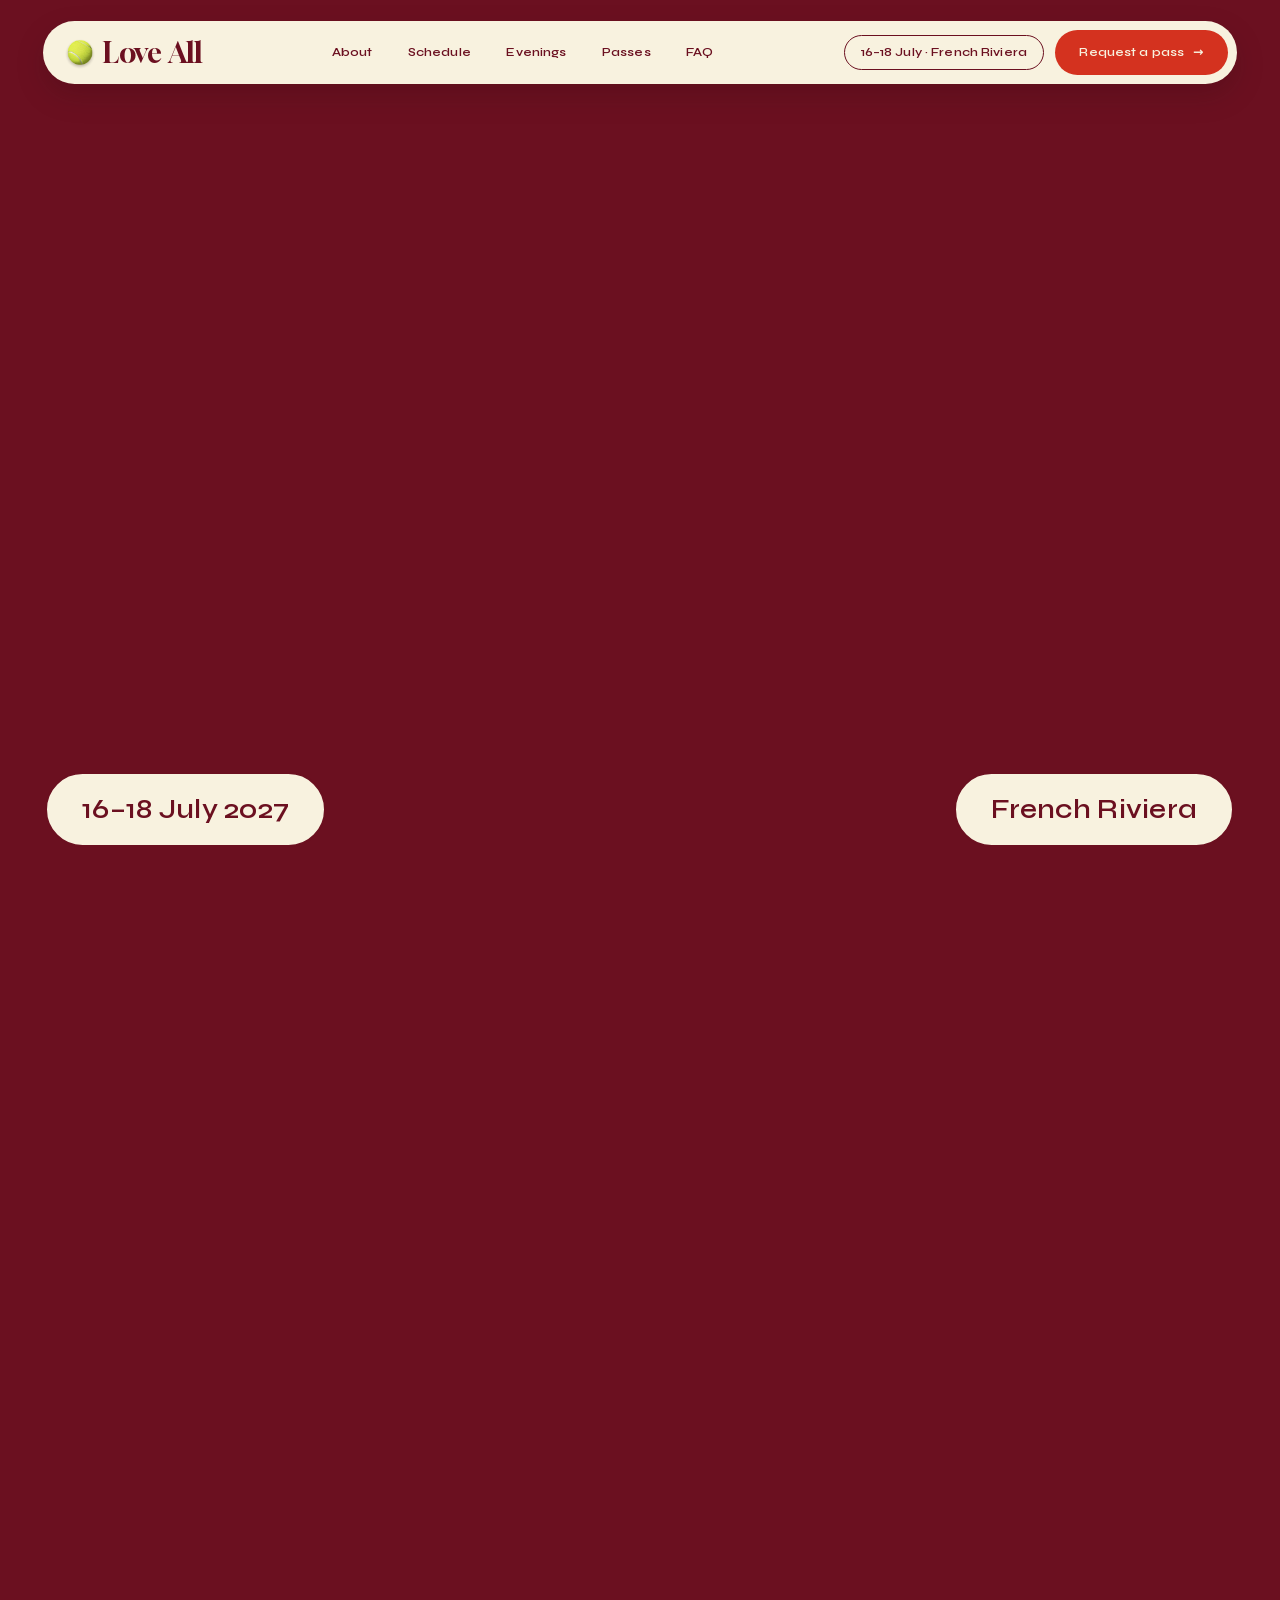
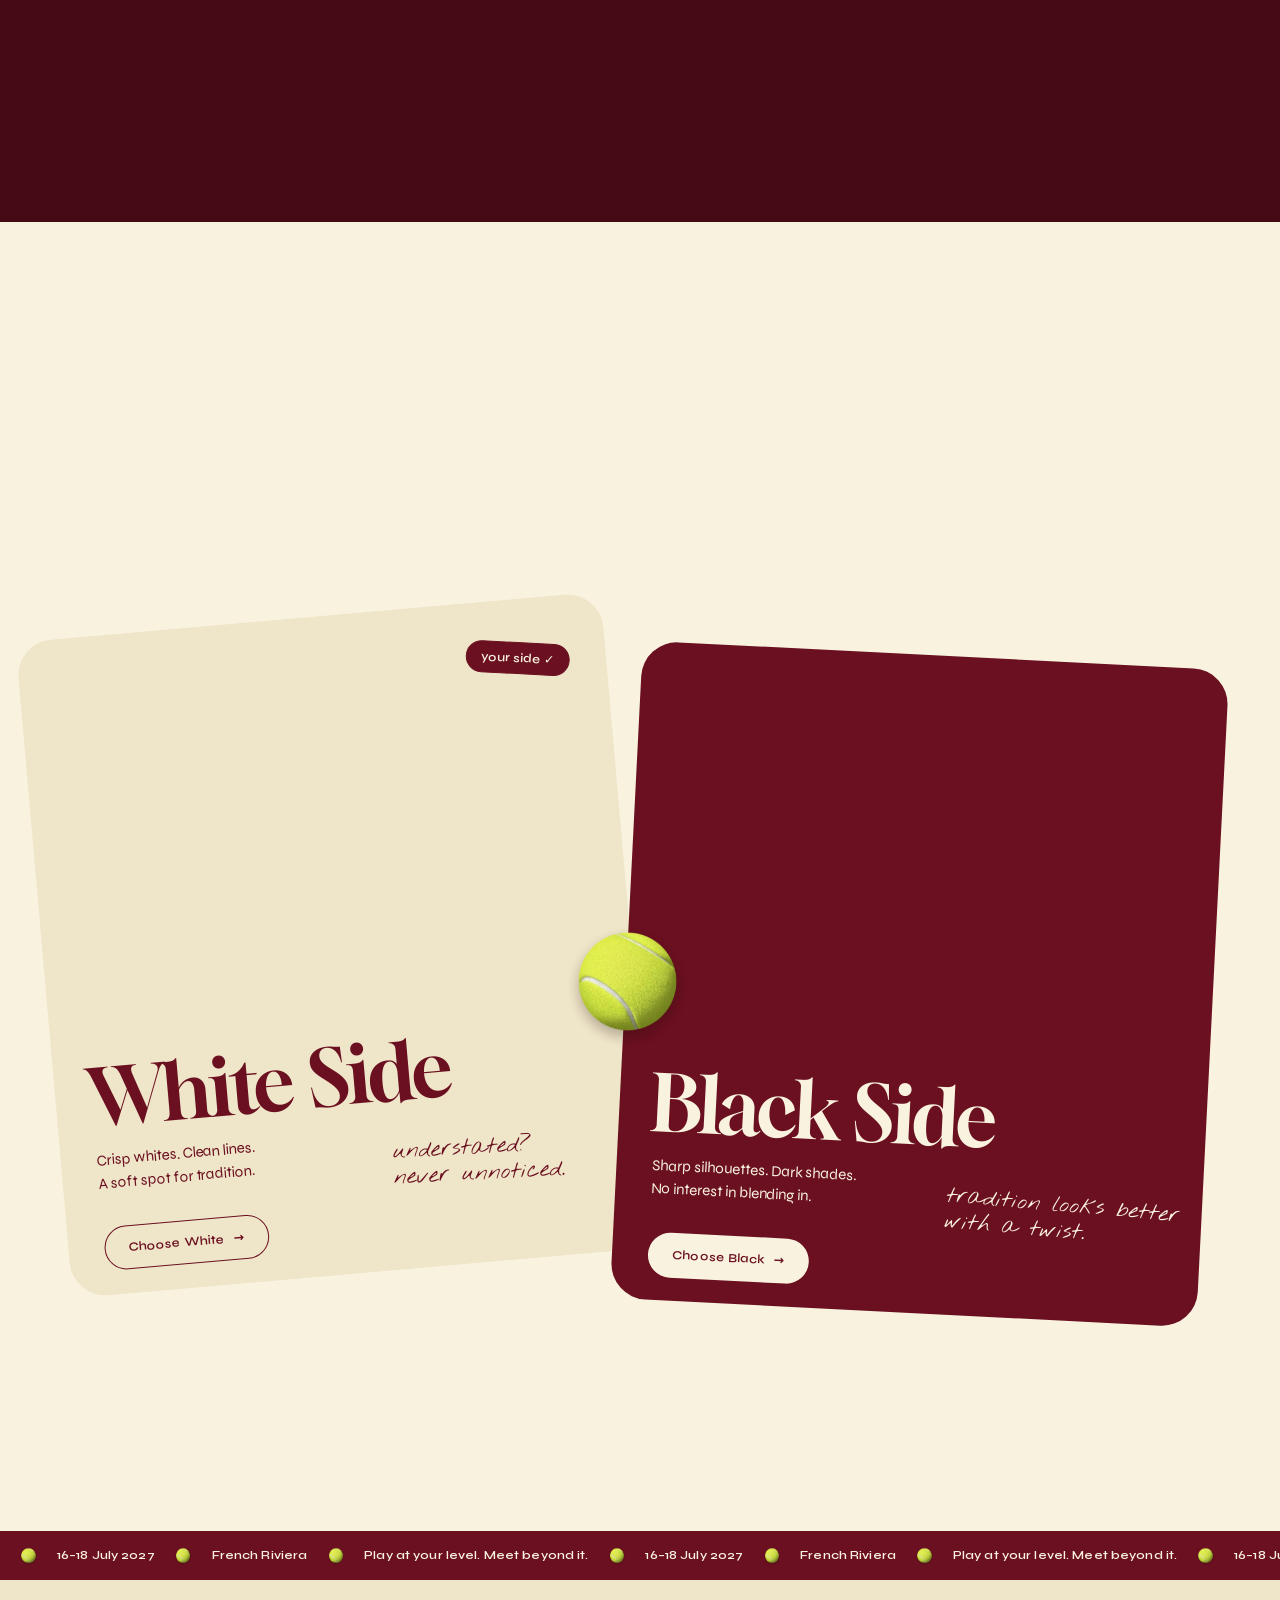
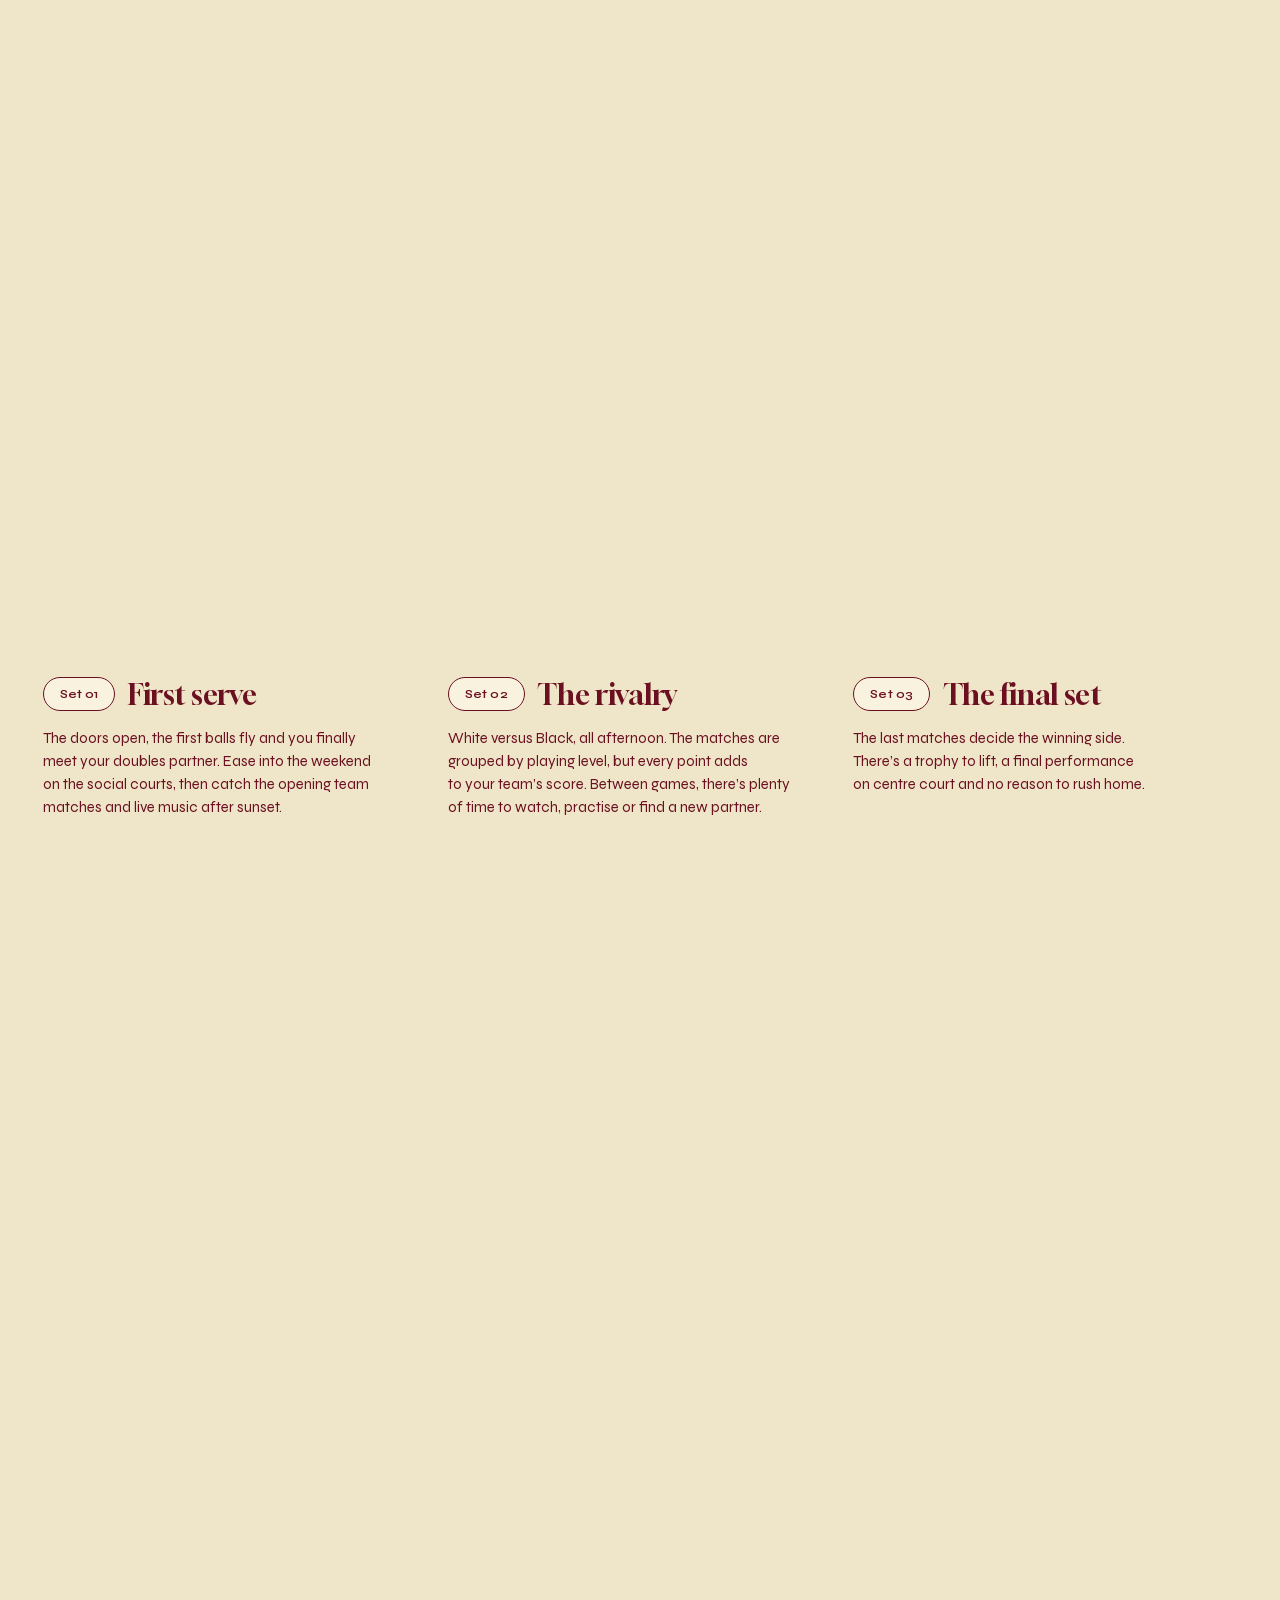
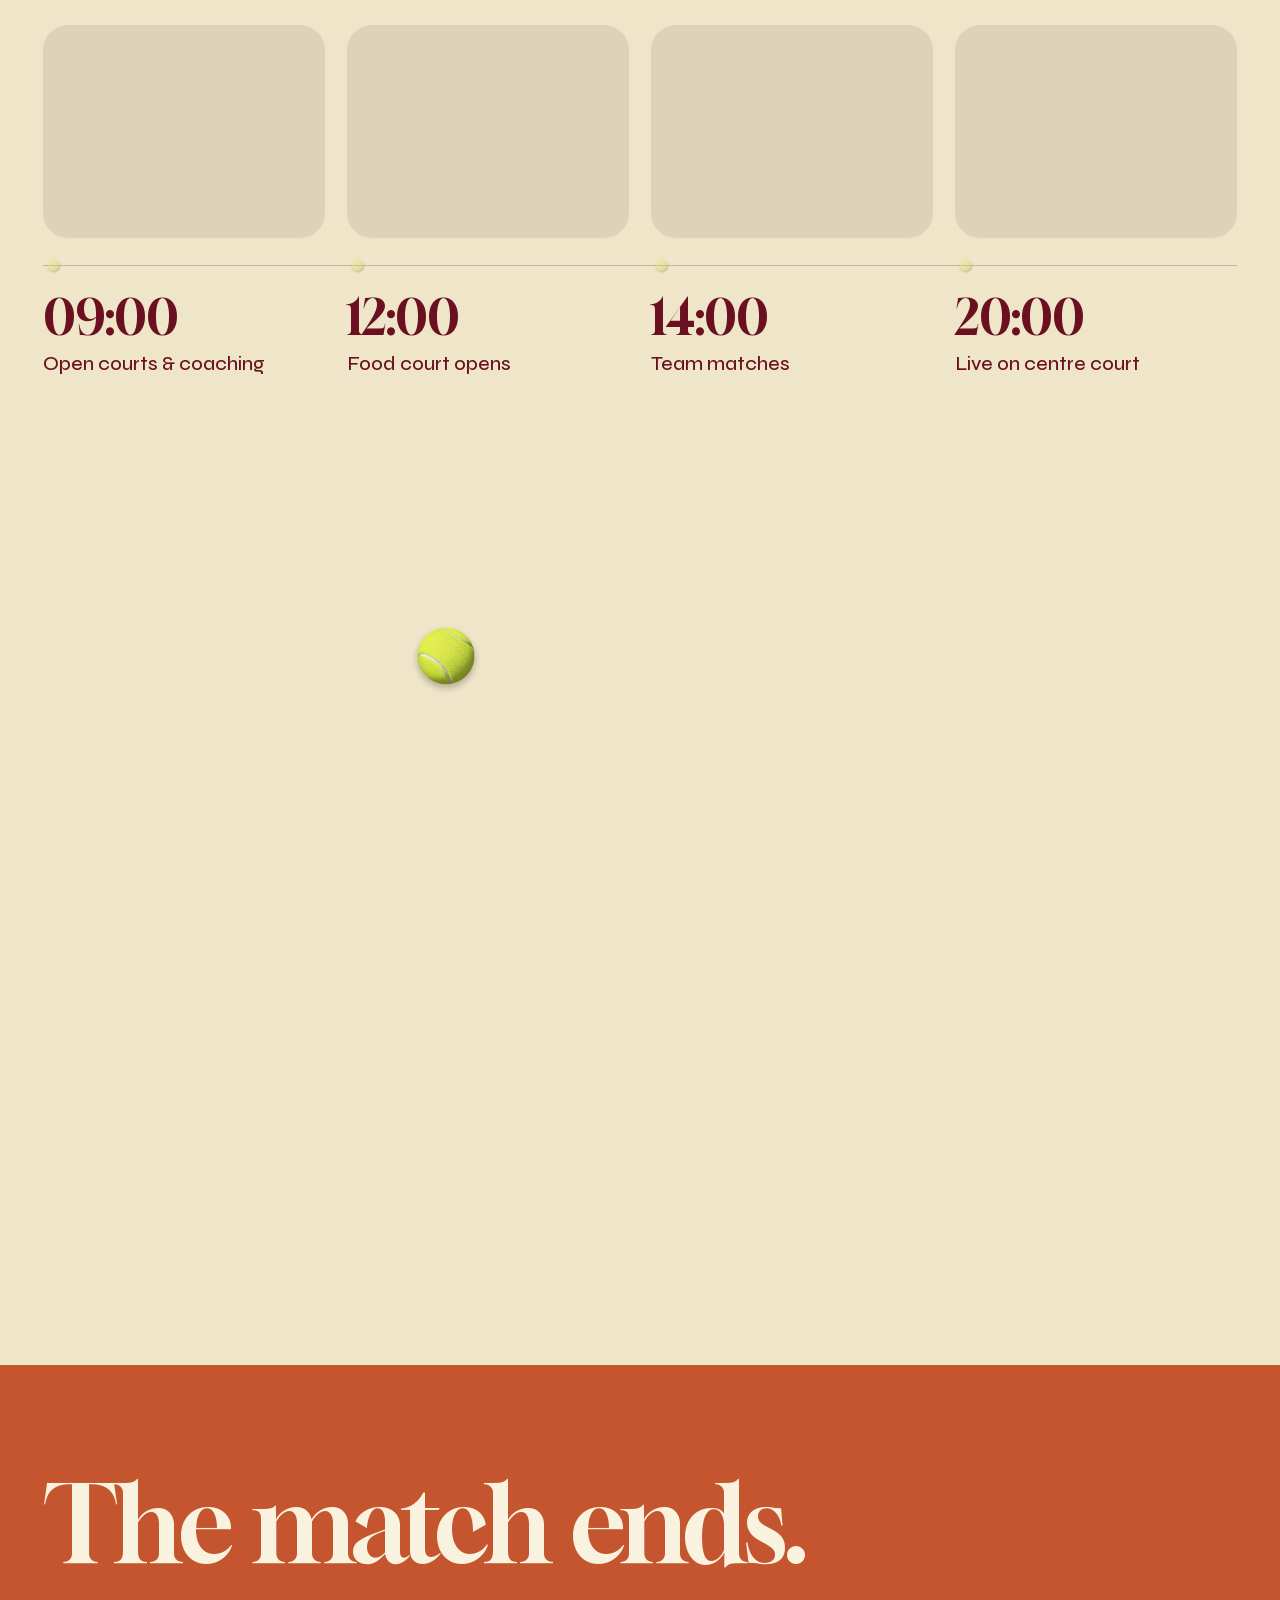
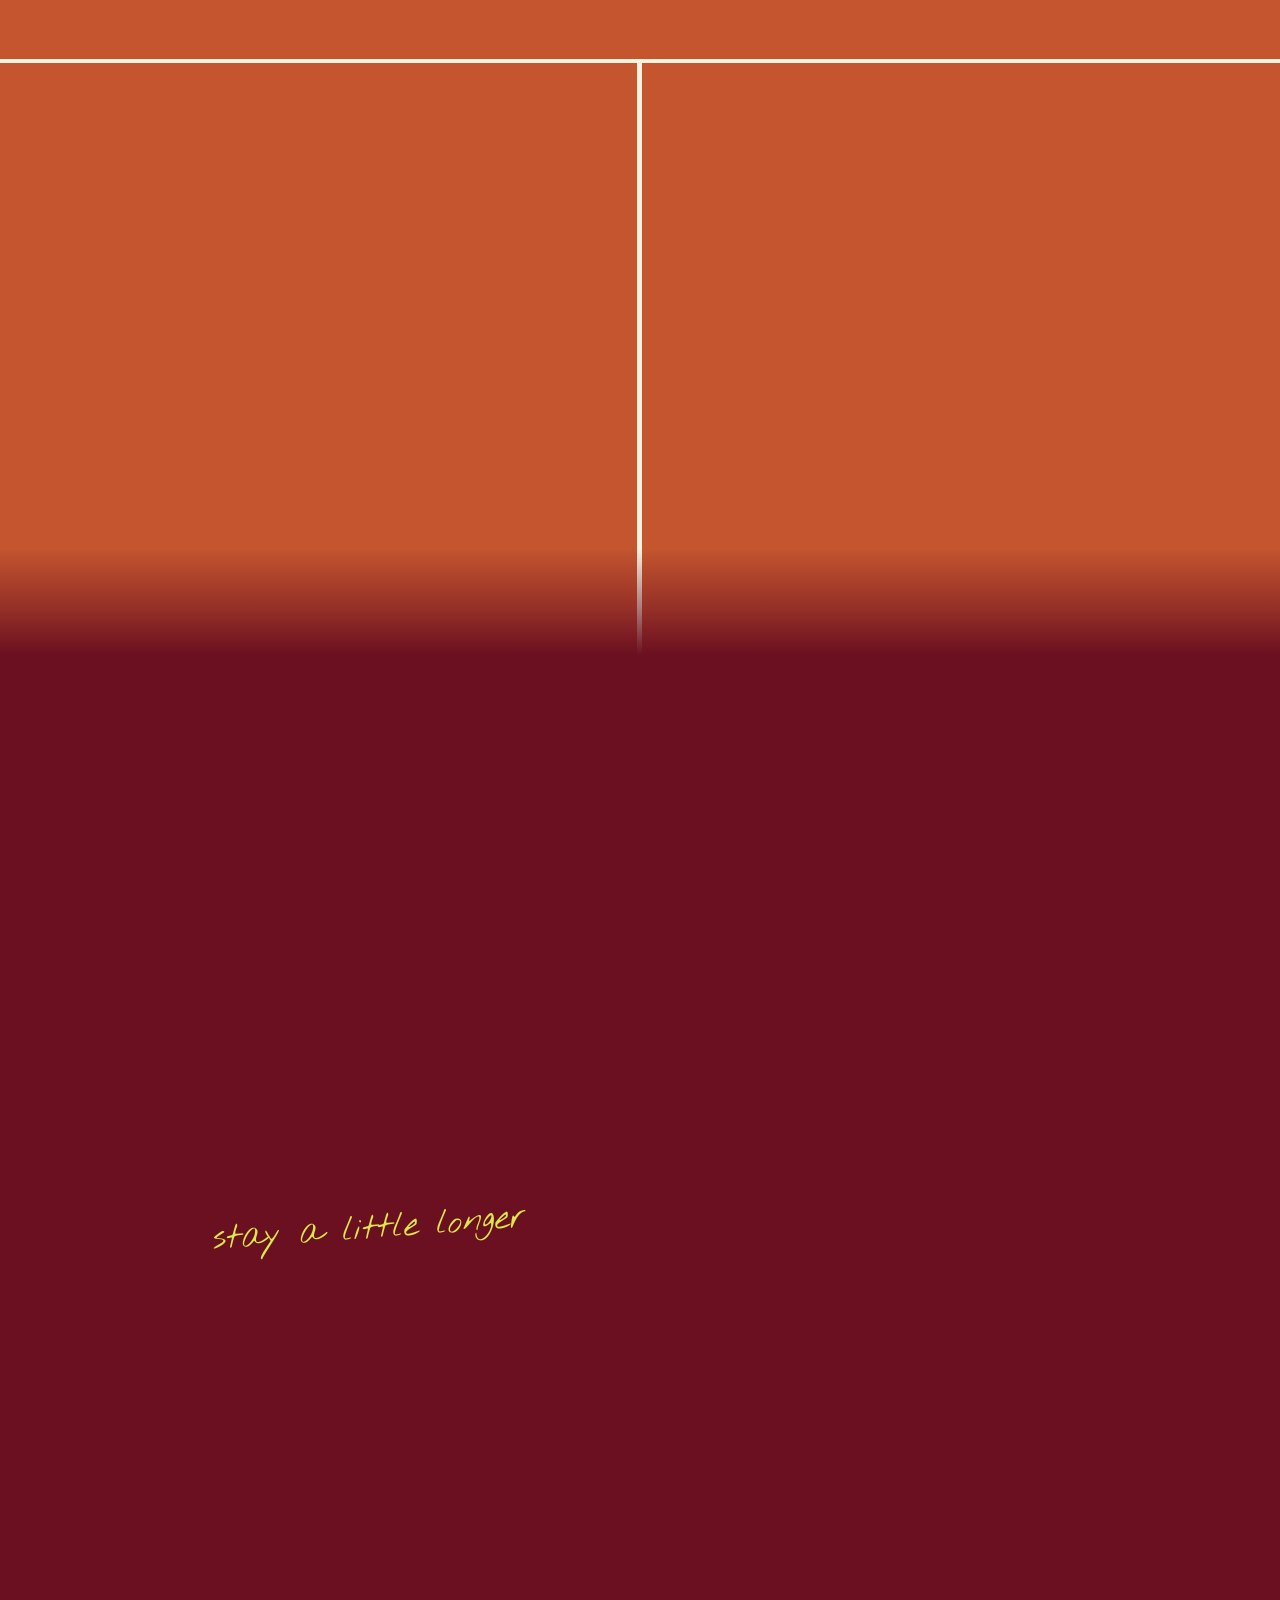
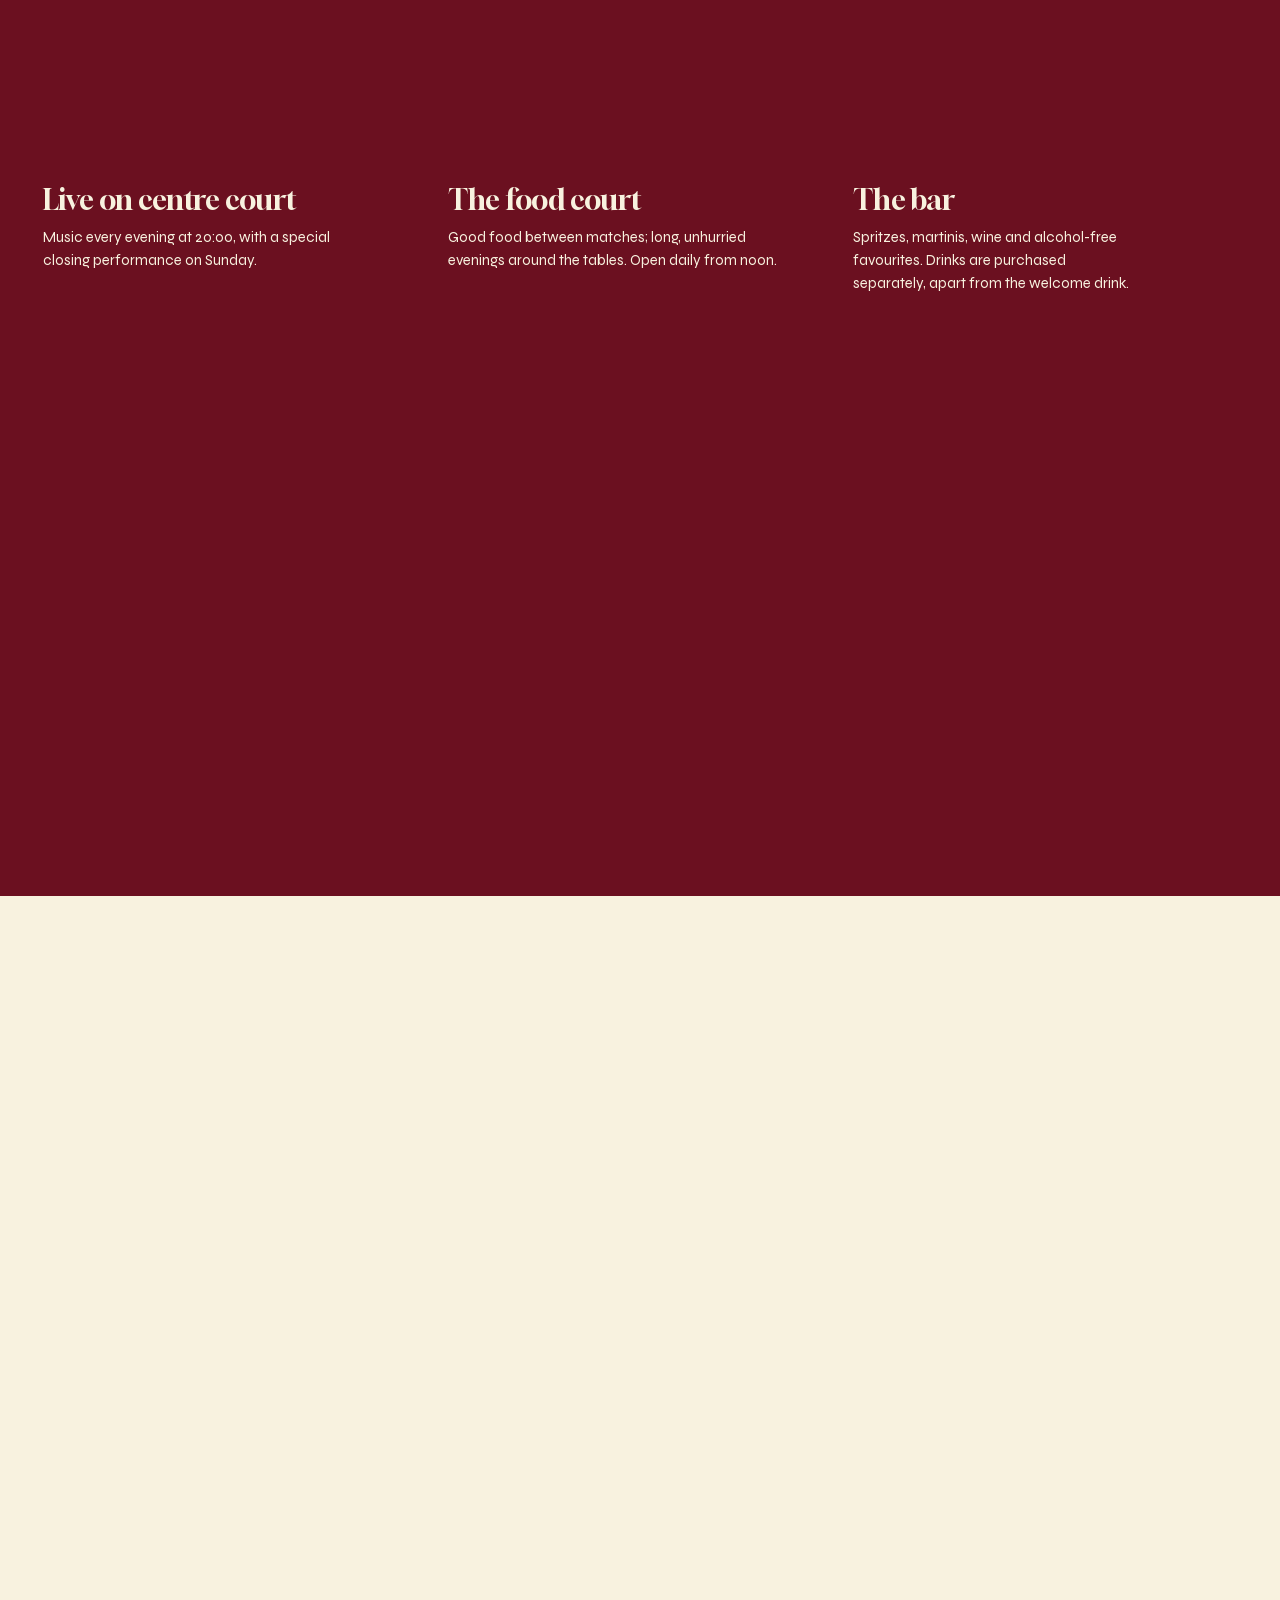
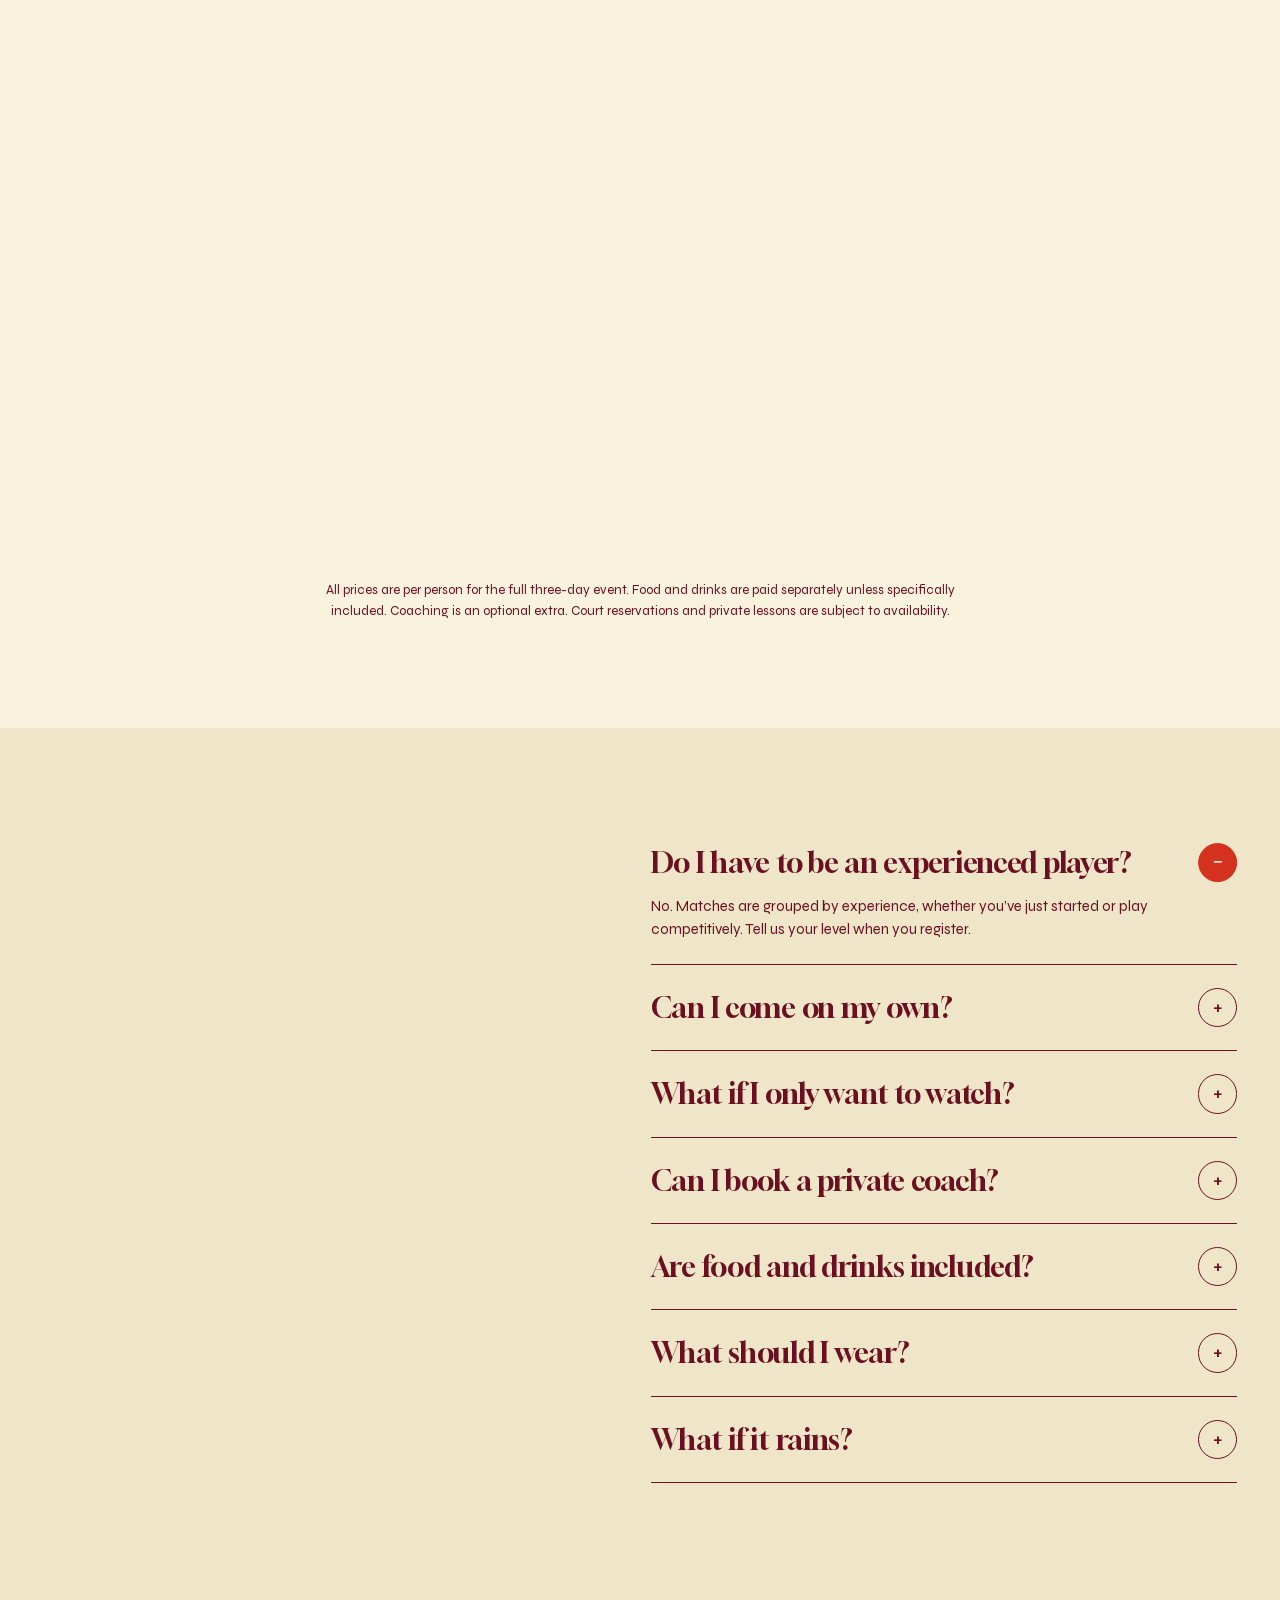
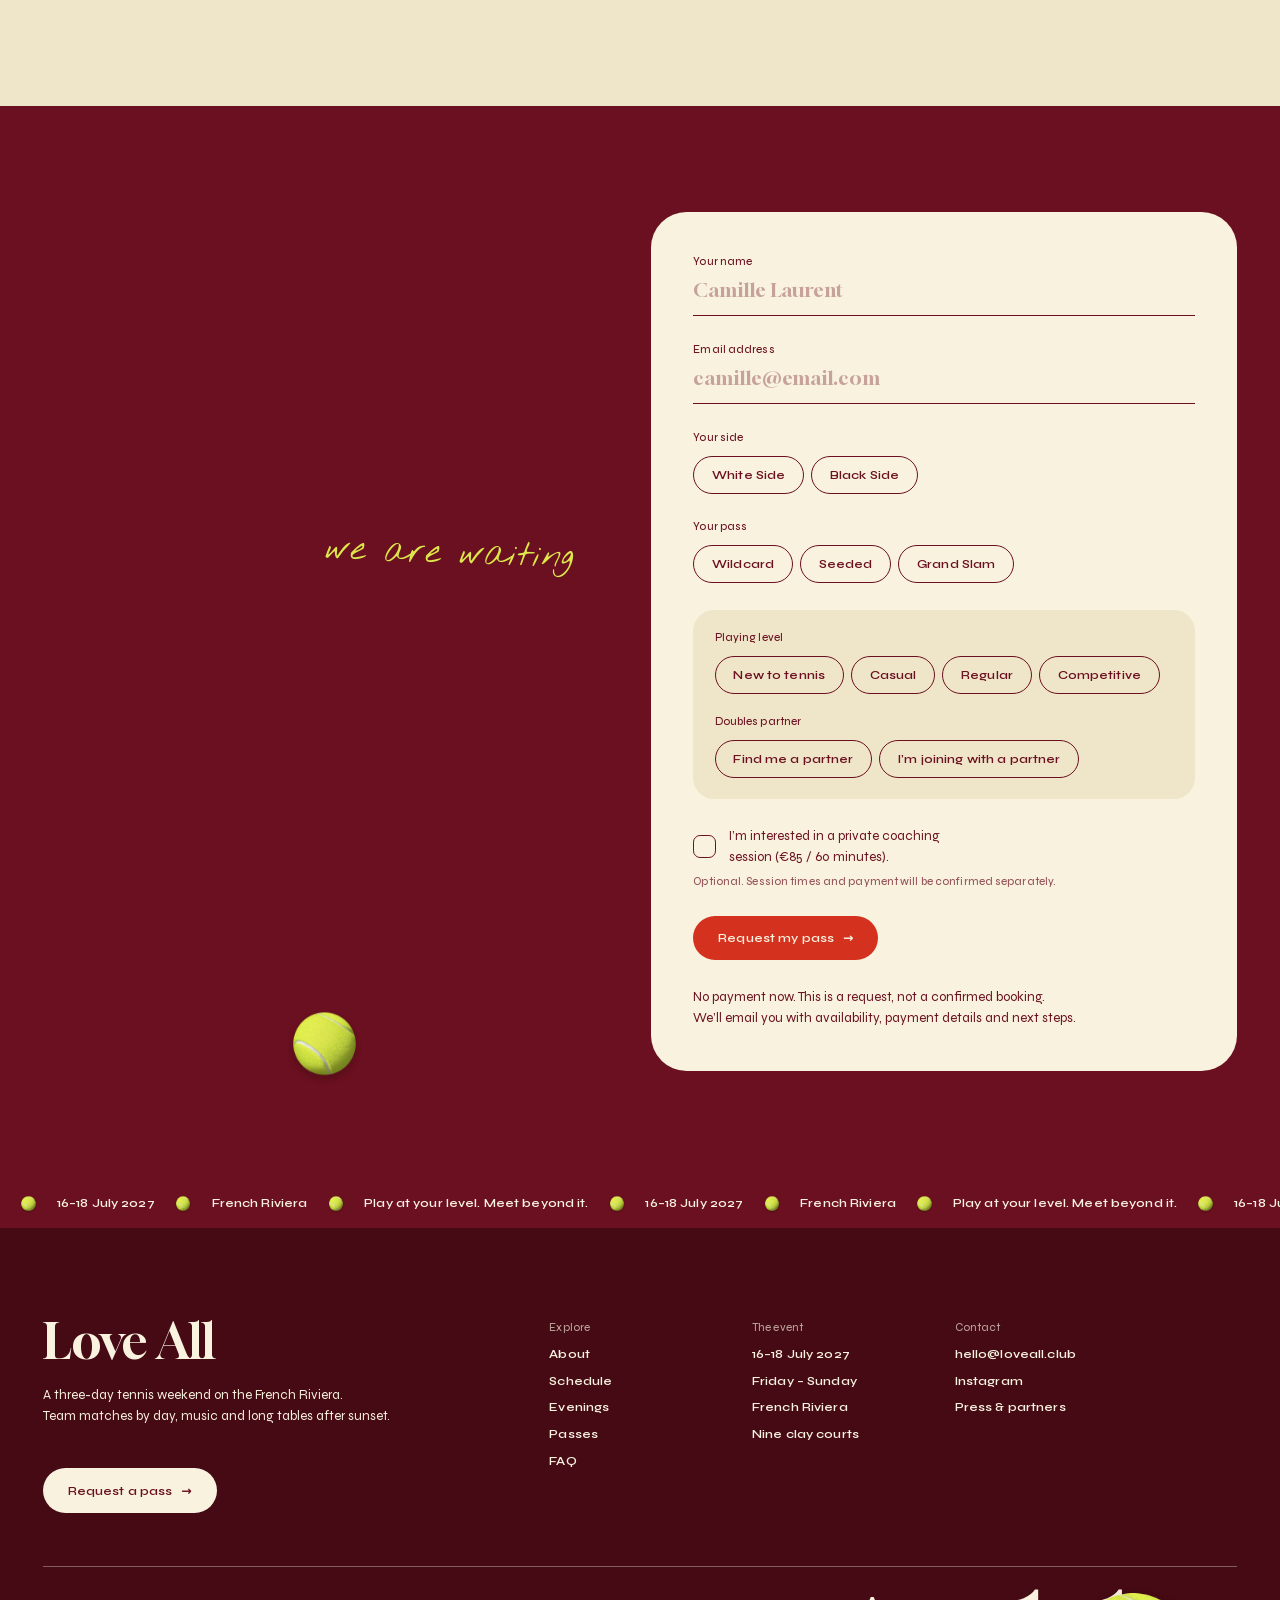
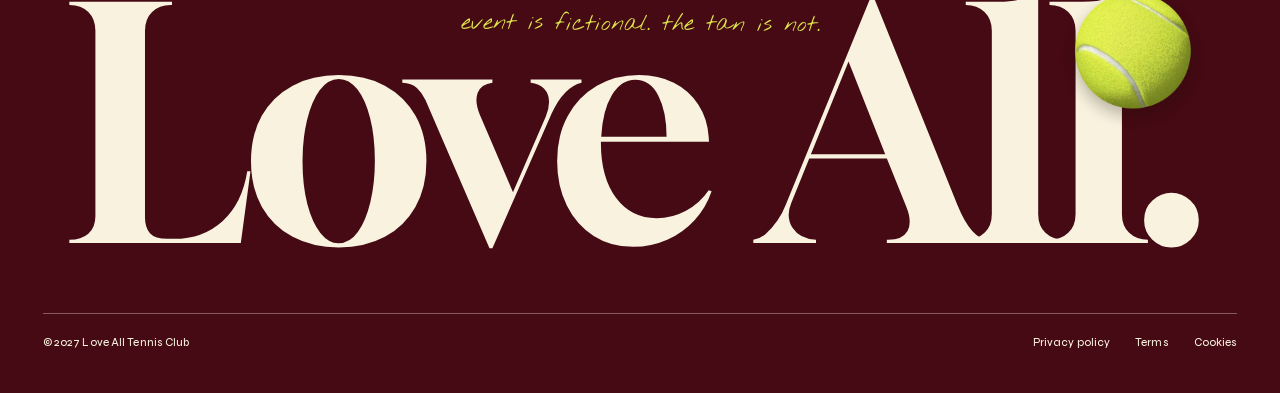
<file: index.html>
<!doctype html>
<html lang="en">
<head>
<meta charset="utf-8">
<meta name="viewport" content="width=device-width, initial-scale=1, viewport-fit=cover">
<meta name="theme-color" content="#6b1020">
<title>Love All · Tennis weekend</title>
<meta name="description" content="A three-day tennis weekend on the French Riviera, 16–18 July 2027. Team matches by day, music and long tables after sunset.">
<link rel="icon" type="image/png" sizes="32x32" href="favicon-32.png">
<link rel="apple-touch-icon" href="apple-touch-icon.png">
<!-- Link previews (messengers, social). Once the site has its address, make og:image and og:url full URLs, e.g. https://loveall.club/img/og-image.jpg -->
<meta property="og:type" content="website">
<meta property="og:site_name" content="Love All">
<meta property="og:title" content="Love All · Tennis weekend">
<meta property="og:description" content="A three-day tennis weekend on the French Riviera, 16–18 July 2027. Team matches by day, music and long tables after sunset.">
<meta property="og:image" content="img/og-image.jpg">
<meta property="og:image:width" content="1200">
<meta property="og:image:height" content="630">
<meta name="twitter:card" content="summary_large_image">
<!-- the two fonts of the first screen, fetched early (self-hosted, see styles.css) -->
<link rel="preload" href="fonts/gloock-latin.woff2" as="font" type="font/woff2" crossorigin>
<link rel="preload" href="fonts/syne-latin.woff2" as="font" type="font/woff2" crossorigin>
<link rel="stylesheet" href="styles.css?v=40">
</head>
<body>

<!-- ============ Tennis-ball cursor ============ -->
<div class="cursor" aria-hidden="true">
  <div class="cursor-inner">
    <div class="cursor-shadow"></div>
    <div class="cursor-body"><div class="cursor-ball"></div></div>
  </div>
</div>

<!-- ============ Sticky nav (Nav / Sticky v5) ============ -->
<div class="nav-wrap z">
  <nav class="nav" aria-label="Main">
    <a class="nav-logo" href="#top"><span class="ball" style="--s:28px"><img src="img/ball.png" alt=""></span><span class="h4">Love All</span></a>
    <div class="nav-links label">
      <a href="#about">About</a><a href="#schedule">Schedule</a><a href="#evenings">Evenings</a><a href="#passes">Passes</a><a href="#faq">FAQ</a>
    </div>
    <div class="nav-right">
      <span class="pill label">16–18 July · French Riviera</span>
      <a class="btn btn-primary label" href="#request">Request a&nbsp;pass <span>→</span></a>
    </div>
  </nav>
</div>

<!-- Mobile layout notes: sections marked .flow drop the 1440 absolute layout under 760px and stack as rows.
     --o = order on mobile, --mw/--mh = photo size on mobile, --m = margin on mobile (for overlaps).
     .ct wrappers are invisible on desktop (display:contents) and become swipe rows on mobile. -->
<main class="page z" id="top">

<!-- ============ Hero — scroll video ============ -->
<div class="hero-track">
  <section class="sec hero">
    <div class="hero-media">
      <video id="heroVideo" data-src="video/love-all-transition.mp4" data-src-mobile="video/love-all-transition-vertical.mp4?v=2" muted playsinline preload="auto" aria-label="A player returns a serve; the camera orbits and the ball flies into the lens"></video>
    </div>
    <h1 class="sr-only">Love All</h1>
    <div class="hero-pills">
      <span class="pill pill-xl">16–18 July 2027</span>
      <span class="pill pill-xl">French Riviera</span>
    </div>
  </section>
</div>

<!-- ============ Manifesto ============ -->
<section class="sec dark flow" id="about" style="height:1450px">
  <h2 class="h1-92 center" style="top:210px;--o:1" data-reveal>Love means nothing.</h2>
  <p class="lead-m center" style="top:360px;width:760px;--o:2" data-reveal>In&nbsp;tennis, love is zero. <br>It’s the&nbsp;score before anything happens. <br>Play at&nbsp;your level. Meet beyond it.</p>

  <div class="pin" style="left:199.5px;top:464.8px;--o:6"><div class="photo" style="width:230px;height:290px;rotate:-6deg;--mw:150px;--mh:190px" data-reveal><img loading="lazy" decoding="async" src="img/m-54-v6.jpg" alt=""></div></div>
  <div class="pin" style="left:1256.5px;top:406px;--o:6"><div class="photo" style="width:240px;height:300px;rotate:5deg;--mw:156px;--mh:195px" data-reveal><img loading="lazy" decoding="async" src="img/m-32-v6.jpg" alt=""></div></div>

  <div class="pin" style="left:200px;top:165px;--o:5"><span class="sticker" style="rotate:-10deg">Serious serves</span></div>
  <div class="pin" style="left:1259.6px;top:187px;--o:5"><span class="sticker" style="rotate:8deg">New rackets</span></div>
  <div class="pin" style="left:1030.7px;top:461.5px;--o:7;--m:-26px 0 0"><span class="sticker" style="rotate:-5deg">Long summer evenings</span></div>
  <div class="pin" style="left:391px;top:458.7px;--o:7;--m:-26px 0 0"><span class="sticker" style="rotate:7deg">Good games</span></div>

  <span class="ball score-ball" style="--s:70px;left:630px;top:490px;--o:3"><img loading="lazy" decoding="async" src="img/ball.png" alt=""></span>
  <span class="m-display" style="position:absolute;left:712px;top:496px;--o:3">:</span>
  <span class="ball score-ball" style="--s:70px;left:740px;top:490px;--o:3"><img loading="lazy" decoding="async" src="img/ball.png" alt=""></span>
  <p class="note-l center" style="top:600px;color:var(--ball);--o:4" data-reveal>everyone starts at&nbsp;love</p>

  <div class="pin" style="left:270px;top:990px;--o:9"><div class="photo tilt" style="width:400px;height:500px;--r:3deg;--mw:165px;--mh:206px" data-reveal><img loading="lazy" decoding="async" src="img/m-a11.jpg" alt="Mixed doubles pair ready at the net"></div></div>
  <div class="pin" style="left:720px;top:1060px;--o:8"><div class="photo tilt" style="width:448px;height:560px;--r:-2deg;--mw:300px;--mh:375px" data-reveal><img loading="lazy" decoding="async" src="img/m-a40.jpg" alt="Two players high-fiving over the net"></div></div>
  <div class="pin" style="left:1170px;top:980px;--o:9"><div class="photo tilt" style="width:400px;height:500px;--r:2deg;--mw:165px;--mh:206px" data-reveal><img loading="lazy" decoding="async" src="img/m-b16.jpg" alt="Player picking up a ball on clay"></div></div>
</section>

<!-- ============ Choose your side ============ -->
<section class="sec cream flow" id="sides" style="height:1472px">
  <h2 class="h1 center accent" style="top:120px" data-reveal>Pick a&nbsp;side. Love all.</h2>
  <p class="lead center" style="top:270px" data-reveal>For&nbsp;one weekend, the&nbsp;club splits in&nbsp;two. Choose White or&nbsp;Black, <br>wear your colours and&nbsp;help your side climb the&nbsp;scoreboard.</p>
  <p class="note-m center" style="top:354px" data-reveal>after the&nbsp;final point, the&nbsp;rivalry stays on&nbsp;court.</p>

  <div class="pin" style="left:378px;top:813px">
    <button class="side-card white" data-side="White Side" style="--r:-5deg" aria-pressed="true">
      <span class="side-photo"><img loading="lazy" decoding="async" class="crop" src="img/side-white.jpg" alt="" style="width:100%;height:182.95%;left:0;top:-31.1%;transform-origin:50% 44.33%"></span>
      <span class="h2 side-title">White Side</span>
      <span class="body side-body">Crisp whites. Clean lines. <br>A&nbsp;soft spot for&nbsp;tradition.</span>
      <span class="note-m side-note">understated? <br>never unnoticed.</span>
      <span class="btn btn-outline label side-btn">Choose White <span>→</span></span>
      <span class="sticker side-picked">your side ✓</span>
    </button>
  </div>
  <span class="ball sides-ball" style="--s:110px;left:651px;top:799px"><img loading="lazy" decoding="async" src="img/ball.png" alt=""></span>
  <div class="pin" style="left:1034px;top:857px">
    <button class="side-card black" data-side="Black Side" style="--r:2.9deg" aria-pressed="false">
      <span class="side-photo"><img loading="lazy" decoding="async" class="crop" src="img/side-black.jpg" alt="" style="width:100%;height:205.76%;left:0;top:-18.52%;transform-origin:50% 33.3%"></span>
      <span class="h2 side-title">Black Side</span>
      <span class="body side-body">Sharp silhouettes. Dark shades. <br>No&nbsp;interest in&nbsp;blending in.</span>
      <span class="note-m side-note">tradition looks better <br>with a&nbsp;twist.</span>
      <span class="btn btn-cream label side-btn">Choose Black <span>→</span></span>
      <span class="sticker side-picked">your side ✓</span>
    </button>
  </div>

  <div class="dress" data-reveal>
    <span class="pill label">Dress code</span>
    <span class="lead">Build your look around your side’s colour. One contrasting detail is encouraged.</span>
  </div>
</section>

<div class="marquee" aria-hidden="true"><div class="marquee-track"></div></div>

<!-- ============ Schedule ============ -->
<section class="sec card flow" id="schedule" style="height:3358px">
  <h2 class="h1 accent" style="left:48px;top:120px" data-reveal>Three days. Three sets.</h2>

  <div class="ct days-row">
    <div class="ct day-col">
      <div class="day" style="left:48px" data-reveal>
        <img loading="lazy" decoding="async" class="crop" src="img/day16.jpg" alt="" style="width:110.94%;height:156.27%;left:-5.47%;top:-28.14%;transform-origin:50% 50%"><span class="scrim"></span>
        <span class="h1 day-num">16</span><span class="pill label" style="left:24px;top:24px">Friday</span>
      </div>
      <div class="set-head" style="left:48px"><span class="pill label">Set 01</span><span class="h4">First serve</span></div>
      <p class="body set-body" style="left:48px">The&nbsp;doors open, the&nbsp;first balls fly and&nbsp;you finally meet your doubles partner. Ease into the&nbsp;weekend on&nbsp;the&nbsp;social courts, then catch the&nbsp;opening team matches and&nbsp;live music after sunset.</p>
    </div>
    <div class="ct day-col">
      <div class="day" style="left:504px" data-reveal>
        <img loading="lazy" decoding="async" src="img/day17.jpg" alt=""><span class="scrim"></span>
        <span class="h1 day-num">17</span><span class="pill label" style="left:24px;top:24px">Saturday</span>
      </div>
      <div class="set-head" style="left:504px"><span class="pill label">Set 02</span><span class="h4">The&nbsp;rivalry</span></div>
      <p class="body set-body" style="left:504px">White versus Black, all afternoon. The&nbsp;matches are grouped by&nbsp;playing level, but&nbsp;every point adds to&nbsp;your team’s score. Between games, there’s plenty of&nbsp;time to&nbsp;watch, practise or&nbsp;find a&nbsp;new partner.</p>
    </div>
    <div class="ct day-col">
      <div class="day" style="left:960px" data-reveal>
        <img loading="lazy" decoding="async" src="img/day18.jpg" alt=""><span class="scrim"></span>
        <span class="h1 day-num">18</span><span class="pill label" style="left:24px;top:24px">Sunday</span>
      </div>
      <div class="set-head" style="left:960px"><span class="pill label">Set 03</span><span class="h4">The&nbsp;final set</span></div>
      <p class="body set-body" style="left:960px;width:340px">The&nbsp;last matches decide the&nbsp;winning side. There’s a&nbsp;trophy to&nbsp;lift, a&nbsp;final performance on&nbsp;centre court and&nbsp;no&nbsp;reason to&nbsp;rush home.</p>
    </div>
  </div>

  <!-- Nine courts -->
  <div class="courts" data-reveal>
    <h3 class="h3" style="left:56px;top:56px">Nine courts. <br>Two ways to&nbsp;play.</h3>
    <span class="h4" style="left:56px;top:216px">3 match courts</span>
    <p class="body-s" style="left:56px;top:264px">Team doubles and&nbsp;tournament <br>matches, arranged by&nbsp;experience.</p>
    <span class="h4" style="left:376px;top:216px">6 social courts</span>
    <p class="body-s" style="left:376px;top:264px">Friendly games and&nbsp;practice. <br>Available for&nbsp;advance booking <br>subject to&nbsp;court availability.</p>
    <span class="rule" style="top:386px"></span>
    <span class="h4" style="left:56px;top:406px">09:00–14:00</span>
    <p class="body-s" style="left:276px;top:404px">Social-court reservations included with every pass.</p>
    <span class="rule" style="top:470px"></span>
    <span class="h4" style="left:56px;top:490px">14:00–18:00</span>
    <p class="body-s" style="left:276px;top:488px">Extended social-court booking <br>window for&nbsp;Seeded and&nbsp;Grand Slam.</p>
    <div class="photo" style="position:absolute;left:744px;top:56px;width:320px;height:478px;border-radius:28px;--mw:176px;--mh:262px"><img loading="lazy" decoding="async" src="img/s-b41.jpg" alt=""></div>
    <div class="photo" style="position:absolute;left:1088px;top:56px;width:200px;height:290px;border-radius:28px;--mw:118px;--mh:262px"><img loading="lazy" decoding="async" src="img/s-b39.jpg" alt=""></div>
    <div class="court-map" id="courtMap"></div>
    <p class="caption" style="left:1088px;top:510px;opacity:.75">3 match courts in&nbsp;clay <br>6 social courts in&nbsp;outline</p>
    <div class="pin" style="left:814px;top:62px"><span class="pill label" style="rotate:5deg">3 match courts</span></div>
    <div class="pin" style="left:1228px;top:342px"><span class="pill label" style="rotate:-4deg">6 social courts</span></div>
  </div>

  <!-- A day at the club -->
  <h3 class="h3 accent" style="left:48px;top:1750px" data-reveal>A&nbsp;day at&nbsp;the&nbsp;club</h3>
  <span class="timeline" id="timeline"><span class="timeline-fill"></span></span>
  <div class="ct slots-row">
    <div class="slot" style="left:48px"><div class="photo slot-photo"><img loading="lazy" decoding="async" src="img/s-e22.jpg" alt=""></div><span class="ball slot-ball" style="--s:24px"><img loading="lazy" decoding="async" src="img/ball.png" alt=""></span><span class="h3 slot-time">09:00</span><span class="lead slot-label">Open courts &amp; coaching</span></div>
    <div class="slot" style="left:390px"><div class="photo slot-photo"><img loading="lazy" decoding="async" src="img/s-b7.jpg" alt=""></div><span class="ball slot-ball" style="--s:24px"><img loading="lazy" decoding="async" src="img/ball.png" alt=""></span><span class="h3 slot-time">12:00</span><span class="lead slot-label">Food court opens</span></div>
    <div class="slot" style="left:732px"><div class="photo slot-photo"><img loading="lazy" decoding="async" src="img/s-a8.jpg" alt=""></div><span class="ball slot-ball" style="--s:24px"><img loading="lazy" decoding="async" src="img/ball.png" alt=""></span><span class="h3 slot-time">14:00</span><span class="lead slot-label">Team matches</span></div>
    <div class="slot" style="left:1074px"><div class="photo slot-photo"><img loading="lazy" decoding="async" class="crop" src="img/s-d27.jpg" alt="" style="width:100%;height:176.62%;left:0;top:-71.64%;transform-origin:50% 68.87%"></div><span class="ball slot-ball" style="--s:24px"><img loading="lazy" decoding="async" src="img/ball.png" alt=""></span><span class="h3 slot-time">20:00</span><span class="lead slot-label">Live on&nbsp;centre court</span></div>
  </div>

  <!-- Coaching -->
  <h3 class="h3 accent" style="left:48px;top:2368px" data-reveal>Want some one-to-one <br>time on&nbsp;court?</h3>
  <div class="coach-copy" data-reveal>
    <p class="body">Our guest coaches offer private lessons every morning. Work on&nbsp;your serve, <br>refine your footwork or&nbsp;simply get a&nbsp;fresh perspective on&nbsp;your game.</p>
    <div class="facts"><span class="pill label">Private coaching</span><span class="pill label">€85 / 60 minutes</span><span class="pill label">Advance request required</span></div>
  </div>

  <div class="ct coach-row">
    <div class="pin" style="left:264px;top:2878px"><div class="coach light" style="--r:-3deg" data-reveal>
      <div class="photo coach-photo"><img loading="lazy" decoding="async" class="crop" src="img/coach1.jpg" alt="" style="width:100%;height:180.9%;left:-1.1%;top:-15.16%;transform-origin:51.1% 36.02%"></div>
      <span class="h3 coach-name">Lucien <br>Moreau</span><span class="body-s coach-desc">Serve and <br>first strike.</span><span class="note-m coach-note">fixes a&nbsp;toss <br>in&nbsp;ten minutes.</span>
    </div></div>
    <div class="pin" style="left:720px;top:2918px"><div class="coach dark-c" style="--r:2.5deg" data-reveal>
      <div class="photo coach-photo"><img loading="lazy" decoding="async" class="crop" src="img/coach2.jpg" alt="" style="width:100%;height:153.89%;left:0.61%;top:-10.22%;transform-origin:49.39% 39.13%"></div>
      <span class="h3 coach-name">Inès <br>Caron</span><span class="body-s coach-desc">Footwork <br>and&nbsp;timing.</span><span class="note-m coach-note">you will run. <br>thank her later.</span>
    </div></div>
    <div class="pin" style="left:1176px;top:2878px"><div class="coach light" style="--r:-2.5deg" data-reveal>
      <div class="photo coach-photo"><img loading="lazy" decoding="async" class="crop" src="img/coach3.jpg" alt="" style="width:100%;height:179.99%;left:0.05%;top:-37.44%;transform-origin:49.95% 48.58%"></div>
      <span class="h3 coach-name">Henri <br>Valette</span><span class="body-s coach-desc">A&nbsp;fresh perspective <br>on&nbsp;your game.</span><span class="note-m coach-note">forty summers <br>on&nbsp;clay.</span>
    </div></div>
  </div>
  <span class="ball deco-ball" style="--s:64px;left:470px;top:2528px;z-index:3"><img loading="lazy" decoding="async" src="img/ball.png" alt=""></span>
</section>

<!-- ============ Ball drop — fast transition ============ -->
<section class="sec court" id="balldrop" style="height:1000px">
  <span class="court-line" style="left:0;top:330px;width:1440px;height:5px"></span>
  <span class="court-line" style="left:717px;top:330px;width:5px;height:670px"></span>
  <h2 class="h1 match-ends" style="left:48px;top:120px;color:var(--cream)">The&nbsp;match ends.</h2>
  <div class="pile" id="pile" aria-hidden="true"></div>
  <span class="pile-fade" aria-hidden="true"></span>
  <div class="pile pile-over" id="pileOver" aria-hidden="true"></div>
  <h2 class="h1 sides-gone" style="left:48px;top:640px;color:var(--wine)">The&nbsp;sides <br>disappear.</h2>
</section>

<!-- ============ Evenings ============ -->
<section class="sec dark flow" id="evenings" style="height:2072px">
  <h2 class="h1" style="left:48px;top:120px" data-reveal>After the&nbsp;match.</h2>
  <div class="col" style="left:48px;top:310px;gap:24px" data-reveal>
    <h3 class="h3">The&nbsp;court has <br>a&nbsp;second life <br>after sunset.</h3>
    <p class="body">The&nbsp;net comes down, the&nbsp;music starts and&nbsp;the&nbsp;tables fill <br>up. That person you spent the&nbsp;afternoon trying to&nbsp;beat? <br>There’s a&nbsp;good chance they’ll be sitting next to&nbsp;you tonight.</p>
  </div>
  <div class="pin" style="left:888.6px;top:505.9px"><div class="photo" style="width:318px;height:460px;rotate:-8.16deg;--mw:158px;--mh:228px" data-reveal><img loading="lazy" decoding="async" src="img/e-c7.jpg" alt=""></div></div>
  <div class="pin" style="left:1195.3px;top:596.7px;--m:36px 0 0"><div class="photo" style="width:318px;height:460px;rotate:7.02deg;--mw:158px;--mh:228px" data-reveal><img loading="lazy" decoding="async" src="img/e-c0.jpg" alt=""></div></div>
  <div class="pin" style="left:415.5px;top:646.4px;--m:-6px 0 18px"><span class="note-l" style="rotate:-4deg;color:var(--ball)">stay a&nbsp;little longer</span></div>

  <div class="reason" style="left:48px" data-reveal><img loading="lazy" decoding="async" src="img/e-live.jpg" alt=""><span class="pill label" style="left:24px;top:24px">Every evening · 20:00</span></div>
  <span class="h4" style="left:48px;top:1270px">Live on&nbsp;centre court</span>
  <p class="body" style="left:48px;top:1318px">Music every evening at&nbsp;20:00, with a&nbsp;special <br>closing performance on&nbsp;Sunday.</p>

  <div class="reason" style="left:504px" data-reveal><img loading="lazy" decoding="async" src="img/e-food.jpg" alt=""><span class="pill label" style="left:24px;top:24px">Daily from noon</span></div>
  <span class="h4" style="left:504px;top:1270px">The&nbsp;food court</span>
  <p class="body" style="left:504px;top:1318px">Good food between matches; long, unhurried <br>evenings around the&nbsp;tables. Open daily from noon.</p>

  <div class="reason" style="left:960px" data-reveal><img loading="lazy" decoding="async" src="img/e-bar.jpg" alt=""><span class="pill label" style="left:24px;top:24px">Bar opens at&nbsp;deuce</span></div>
  <span class="h4" style="left:960px;top:1270px">The&nbsp;bar</span>
  <p class="body" style="left:960px;top:1318px">Spritzes, martinis, wine and&nbsp;alcohol-free <br>favourites. Drinks are purchased <br>separately, apart from the&nbsp;welcome drink.</p>

  <div class="closing" data-reveal>
    <img loading="lazy" decoding="async" class="crop-closing" src="img/e-table.jpg" alt=""><span class="closing-scrim"></span>
    <span class="h2">Different sides. Same table.</span>
  </div>
</section>

<!-- ============ Passes ============ -->
<section class="sec cream flow" id="passes" style="height:1611px">
  <h2 class="h1 accent" style="left:48px;top:120px" data-reveal>Make the&nbsp;weekend yours.</h2>
  <div class="col" style="left:48px;top:262px;gap:12px" data-reveal>
    <p class="lead">Come for&nbsp;the&nbsp;atmosphere, get into the&nbsp;draw <br>or&nbsp;make a&nbsp;proper occasion of&nbsp;it.</p>
    <p class="note-m" style="rotate:2.5deg;transform-origin:left;margin-left:6px">three ways to&nbsp;spend the&nbsp;weekend.</p>
  </div>
  <div id="passList"></div>
  <p class="body-s center" style="top:1445px">All prices are per&nbsp;person for&nbsp;the&nbsp;full three-day event. Food and&nbsp;drinks are paid separately unless specifically <br>included. Coaching is an&nbsp;optional extra. Court reservations and&nbsp;private lessons are subject to&nbsp;availability.</p>
</section>

<!-- ============ FAQ ============ -->
<section class="sec card flow" id="faq" style="height:1100px">
  <h2 class="h2 accent" style="left:48px;top:120px" data-reveal>Before you <br>step on&nbsp;court</h2>
  <div class="faq" id="faqList"></div>
  <div class="pin" style="left:250px;top:620px;--m:12px 0 0"><div class="photo" style="width:340px;height:430px;rotate:4deg;--mw:190px;--mh:240px" data-reveal><img loading="lazy" decoding="async" src="img/f-a30.jpg" alt=""></div></div>
  <div class="pin" style="left:470px;top:860px;--m:90px 0 0 -30px"><div class="photo" style="width:240px;height:300px;rotate:-5deg;border-radius:32px;--mw:140px;--mh:175px" data-reveal><img loading="lazy" decoding="async" src="img/f-a0.jpg" alt=""></div></div>
</section>

<!-- ============ Request a pass ============ -->
<section class="sec dark flow" id="request" style="min-height:1207px">
  <h2 class="h1" style="left:48px;top:120px" data-reveal>Game. Set. <br>See you.</h2>
  <p class="body" style="left:48px;top:400px" data-reveal>Your side of&nbsp;the&nbsp;net is waiting. Pick your pass and&nbsp;tell us <br>a&nbsp;little about yourself&nbsp;— we’ll email you with the&nbsp;next steps.</p>
  <div class="pin" style="left:505px;top:503.5px"><span class="note-l" style="rotate:2.08deg;color:var(--ball)">we are waiting</span></div>
  <div class="pin" style="left:220px;top:800px;--m:8px 0 0"><div class="photo" style="width:300px;height:390px;rotate:4deg;--mw:170px;--mh:221px" data-reveal><img loading="lazy" decoding="async" src="img/r-a44.jpg" alt=""></div></div>
  <div class="pin" style="left:450px;top:960px;--m:70px 0 0 -24px"><div class="photo" style="width:250px;height:320px;rotate:-5deg;border-radius:32px;--mw:140px;--mh:180px" data-reveal><img loading="lazy" decoding="async" src="img/r-b47.jpg" alt=""></div></div>
  <span class="ball deco-ball" style="--s:70px;left:330px;top:1020px;z-index:2"><img loading="lazy" decoding="async" src="img/ball.png" alt=""></span>

  <form class="form" id="form" novalidate>
    <div class="form-body">
      <label class="field"><span class="caption">Your name</span><input class="h5" name="name" placeholder="Camille Laurent" autocomplete="name"><span class="caption field-err">Tell us what to&nbsp;call you.</span></label>
      <label class="field"><span class="caption">Email address</span><input class="h5" name="email" type="email" placeholder="camille@email.com" autocomplete="email"><span class="caption field-err">We need a&nbsp;valid email to&nbsp;reply.</span></label>
      <div class="group" data-group="side"><span class="caption">Your side</span><div class="chips">
        <button type="button" class="chip label" data-value="White Side">White Side</button>
        <button type="button" class="chip label" data-value="Black Side">Black Side</button>
      </div></div>
      <div class="group" data-group="pass"><span class="caption">Your pass</span><div class="chips">
        <button type="button" class="chip label" data-value="Wildcard">Wildcard</button>
        <button type="button" class="chip label" data-value="Seeded">Seeded</button>
        <button type="button" class="chip label" data-value="Grand Slam">Grand Slam</button>
      </div></div>
      <div class="extra" id="extra"><div class="extra-inner">
        <div class="group" data-group="level"><span class="caption">Playing level</span><div class="chips">
          <button type="button" class="chip label" data-value="New to tennis">New to&nbsp;tennis</button>
          <button type="button" class="chip label" data-value="Casual">Casual</button>
          <button type="button" class="chip label" data-value="Regular">Regular</button>
          <button type="button" class="chip label" data-value="Competitive">Competitive</button>
        </div></div>
        <div class="group" data-group="partner"><span class="caption">Doubles partner</span><div class="chips">
          <button type="button" class="chip label" data-value="Find me a partner">Find me a&nbsp;partner</button>
          <button type="button" class="chip label" data-value="I’m joining with a partner">I’m joining with a&nbsp;partner</button>
        </div></div>
      </div></div>
      <div class="col" style="position:static;gap:8px">
        <label class="check"><input type="checkbox" name="coaching"><span class="check-box"></span><span class="body-s">I’m interested in&nbsp;a&nbsp;private coaching <br>session (€85 / 60 minutes).</span></label>
        <span class="caption" style="opacity:.7">Optional. Session times and&nbsp;payment will be confirmed separately.</span>
      </div>
      <button class="btn btn-primary label" type="submit">Request my pass <span>→</span></button>
      <p class="body-s">No&nbsp;payment now. This is a&nbsp;request, not&nbsp;a&nbsp;confirmed booking. <br>We’ll email you with availability, payment details and&nbsp;next steps.</p>
    </div>
    <div class="form-done" hidden>
      <span class="ball" style="--s:64px;position:relative"><img loading="lazy" decoding="async" src="img/ball.png" alt=""></span>
      <h3 class="h3 done-title"></h3>
      <p class="body done-text"></p>
      <button type="button" class="btn btn-outline label" id="editReq">Edit my request <span>→</span></button>
    </div>
  </form>
</section>

<div class="marquee" aria-hidden="true"><div class="marquee-track"></div></div>

<!-- ============ Footer ============ -->
<footer class="sec footer flow" style="height:860px">
  <span class="h3" style="left:48px;top:96px">Love All</span>
  <p class="body-s" style="left:48px;top:176px">A&nbsp;three-day tennis weekend on&nbsp;the&nbsp;French Riviera. <br>Team matches by&nbsp;day, music and&nbsp;long tables after sunset.</p>
  <a class="btn btn-cream label" href="#request" style="position:absolute;left:48px;top:270px">Request a&nbsp;pass <span>→</span></a>
  <div class="foot-col" style="left:618px"><span class="caption">Explore</span><a href="#about">About</a><a href="#schedule">Schedule</a><a href="#evenings">Evenings</a><a href="#passes">Passes</a><a href="#faq">FAQ</a></div>
  <div class="foot-col" style="left:846px"><span class="caption">The&nbsp;event</span><span>16–18 July 2027</span><span>Friday&nbsp;– Sunday</span><span>French Riviera</span><span>Nine clay courts</span></div>
  <div class="foot-col" style="left:1074px"><span class="caption">Contact</span><a href="mailto:hello@loveall.club">hello@loveall.club</a><a href="#top">Instagram</a><a href="#top">Press &amp; partners</a></div>
  <span class="foot-rule" style="top:380px"></span>
  <span class="display" style="left:78px;top:400px">Love All.</span>
  <span class="ball foot-ball" style="--s:130px;left:1210px;top:410px"><img loading="lazy" decoding="async" src="img/ball.png" alt=""></span>
  <div class="pin" style="left:720px;top:444.5px"><span class="note-m" style="rotate:.37deg;color:var(--ball)">event is fictional. the&nbsp;tan is not.</span></div>
  <span class="foot-rule" style="top:770px"></span>
  <span class="caption" style="left:48px;top:796px">© 2027 Love All Tennis Club</span>
  <div class="foot-legal caption"><a href="privacy.html">Privacy policy</a><a href="terms.html">Terms</a><a href="cookies.html">Cookies</a></div>
</footer>
</main>

<script src="app.js?v=40"></script>
<script src="typograph.js?v=1"></script>
</body>
</html>
</file>
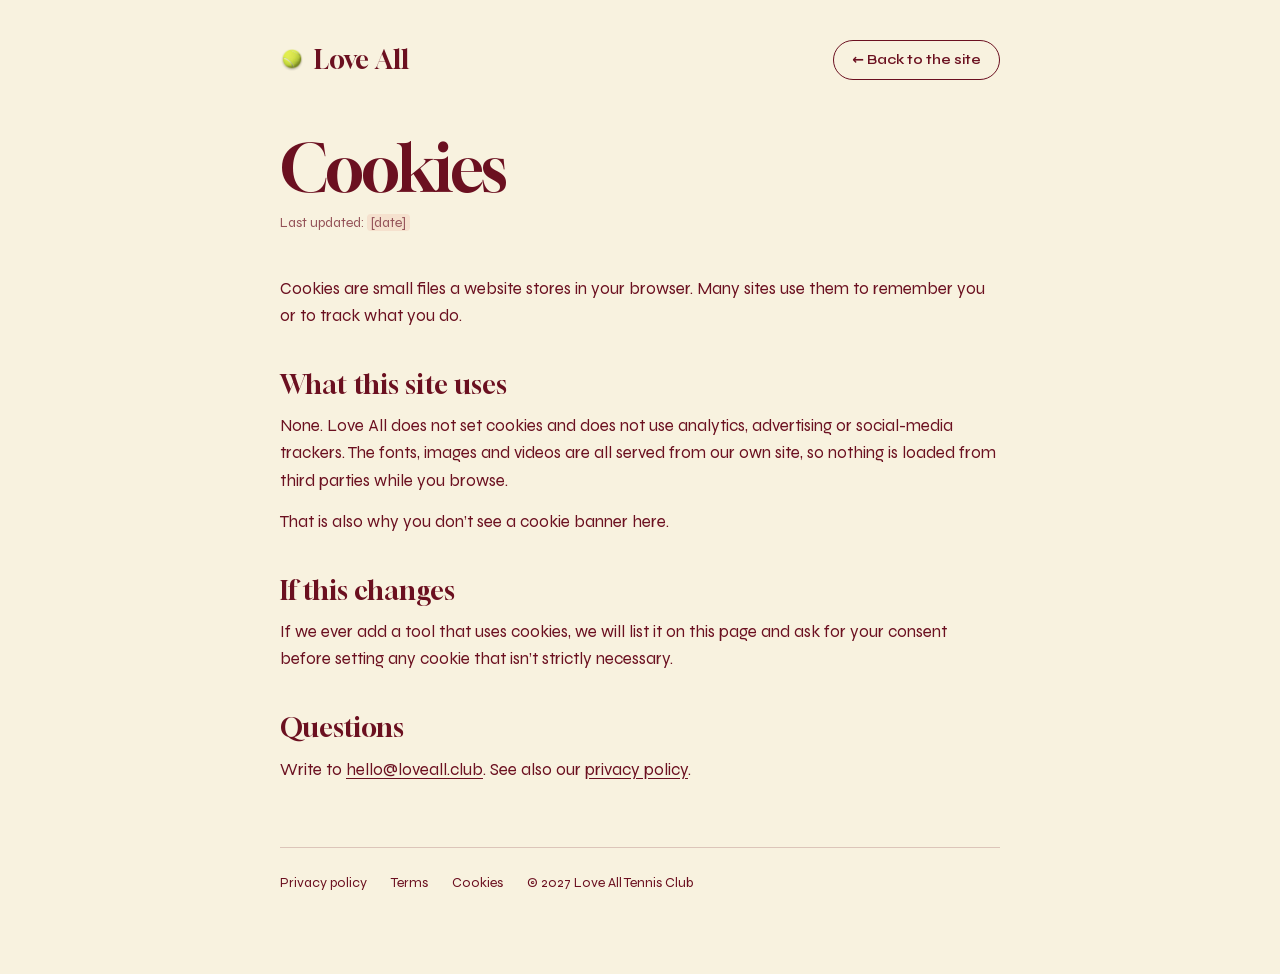
<file: cookies.html>
<!doctype html>
<html lang="en">
<head>
<meta charset="utf-8">
<meta name="viewport" content="width=device-width, initial-scale=1">
<meta name="theme-color" content="#f8f2df">
<title>Cookies · Love All</title>
<meta name="description" content="Love All does not use cookies or trackers.">
<link rel="icon" type="image/png" sizes="32x32" href="favicon-32.png">
<link rel="stylesheet" href="styles.css?v=40">
<link rel="stylesheet" href="legal.css?v=2">
</head>
<body class="legal">
<!-- TEMPLATE: if analytics, embeds or a form service that sets cookies are added later, list them here and add a consent banner. -->
<div class="legal-wrap">
  <header class="legal-top">
    <a class="legal-logo" href="index.html"><img src="img/ball.png" alt="">Love All</a>
    <a class="legal-back" href="index.html">← Back to&nbsp;the&nbsp;site</a>
  </header>

  <h1>Cookies</h1>
  <p class="updated">Last updated: <span class="tbd">[date]</span></p>

  <p>Cookies are small files a&nbsp;website stores in&nbsp;your browser. Many sites use them to&nbsp;remember you or&nbsp;to&nbsp;track what you do.</p>

  <h2>What this site uses</h2>
  <p>None. Love All does not&nbsp;set cookies and&nbsp;does not&nbsp;use analytics, advertising or&nbsp;social-media trackers. The&nbsp;fonts, images and&nbsp;videos are all served from our own site, so&nbsp;nothing is loaded from third parties while you browse.</p>
  <p>That is also why you don’t see a&nbsp;cookie banner here.</p>

  <h2>If&nbsp;this changes</h2>
  <p>If&nbsp;we ever add a&nbsp;tool that uses cookies, we will list it on&nbsp;this page and&nbsp;ask for&nbsp;your consent before setting any cookie that isn’t strictly necessary.</p>

  <h2>Questions</h2>
  <p>Write to <a href="mailto:hello@loveall.club">hello@loveall.club</a>. See also our <a href="privacy.html">privacy policy</a>.</p>

  <footer class="legal-foot">
    <a href="privacy.html">Privacy policy</a><a href="terms.html">Terms</a><a href="cookies.html">Cookies</a><span>© 2027 Love All Tennis Club</span>
  </footer>
</div>
<script src="typograph.js?v=1"></script>
</body>
</html>
</file>
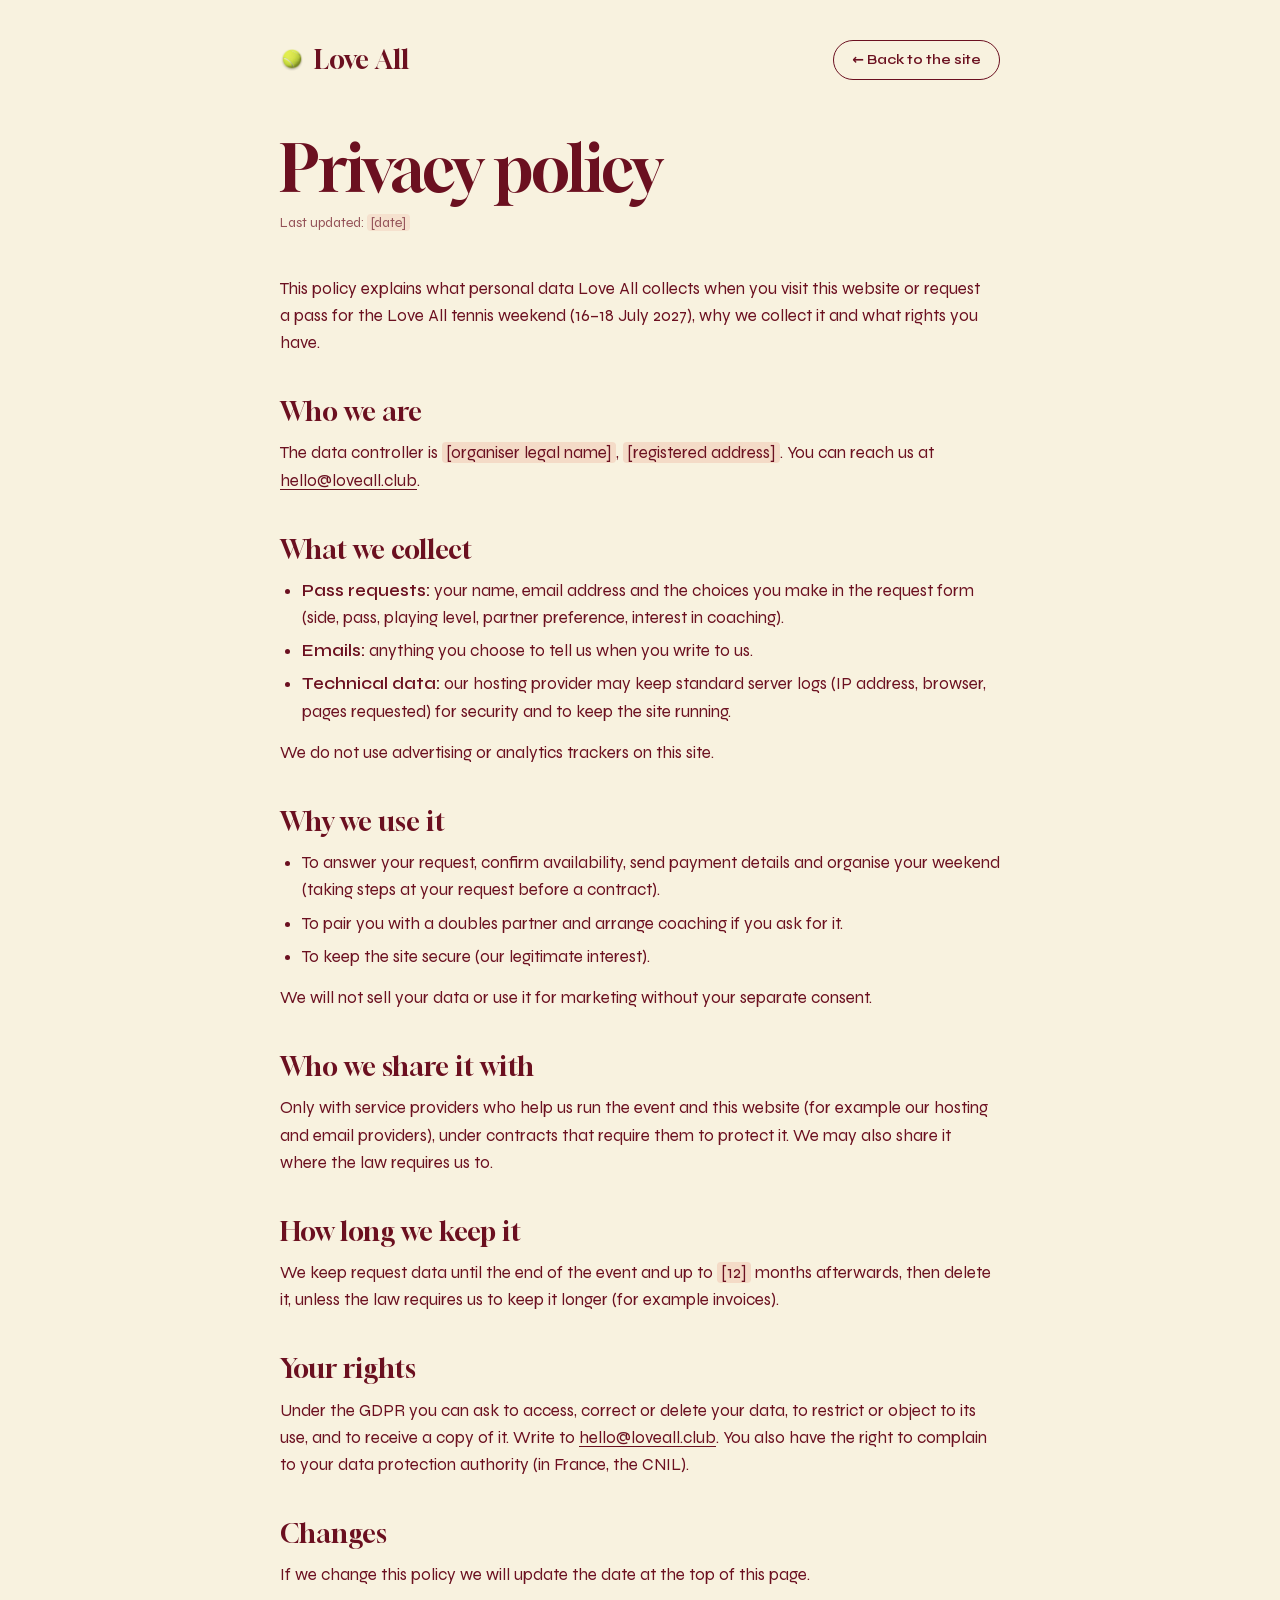
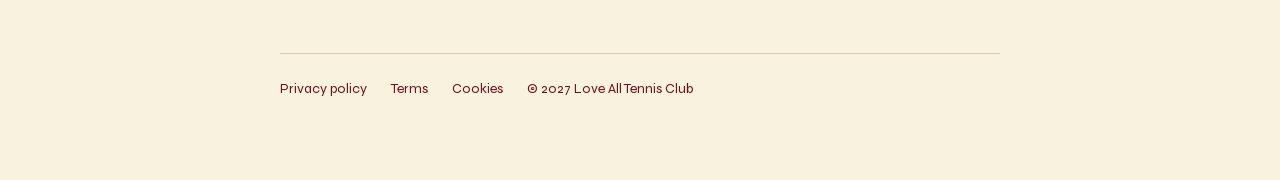
<file: privacy.html>
<!doctype html>
<html lang="en">
<head>
<meta charset="utf-8">
<meta name="viewport" content="width=device-width, initial-scale=1">
<meta name="theme-color" content="#f8f2df">
<title>Privacy policy · Love All</title>
<meta name="description" content="How Love All handles the personal data you share when you request a pass.">
<link rel="icon" type="image/png" sizes="32x32" href="favicon-32.png">
<link rel="stylesheet" href="styles.css?v=40">
<link rel="stylesheet" href="legal.css?v=2">
</head>
<body class="legal">
<!-- TEMPLATE: replace the highlighted details (organiser name, address, dates) before launch and have it checked. -->
<div class="legal-wrap">
  <header class="legal-top">
    <a class="legal-logo" href="index.html"><img src="img/ball.png" alt="">Love All</a>
    <a class="legal-back" href="index.html">← Back to&nbsp;the&nbsp;site</a>
  </header>

  <h1>Privacy policy</h1>
  <p class="updated">Last updated: <span class="tbd">[date]</span></p>

  <p>This policy explains what personal data Love All collects when you visit this website or&nbsp;request a&nbsp;pass for&nbsp;the&nbsp;Love All tennis weekend (16–18 July 2027), why we collect it and&nbsp;what rights you have.</p>

  <h2>Who we are</h2>
  <p>The&nbsp;data controller is <span class="tbd">[organiser legal name]</span>, <span class="tbd">[registered address]</span>. You can reach us at <a href="mailto:hello@loveall.club">hello@loveall.club</a>.</p>

  <h2>What we collect</h2>
  <ul>
    <li><strong>Pass requests:</strong> your name, email address and&nbsp;the&nbsp;choices you make in&nbsp;the&nbsp;request form (side, pass, playing level, partner preference, interest in&nbsp;coaching).</li>
    <li><strong>Emails:</strong> anything you choose to&nbsp;tell us when you write to&nbsp;us.</li>
    <li><strong>Technical data:</strong> our hosting provider may keep standard server logs (IP address, browser, pages requested) for&nbsp;security and&nbsp;to&nbsp;keep the&nbsp;site running.</li>
  </ul>
  <p>We do not&nbsp;use advertising or&nbsp;analytics trackers on&nbsp;this site.</p>

  <h2>Why we use it</h2>
  <ul>
    <li>To&nbsp;answer your request, confirm availability, send payment details and&nbsp;organise your weekend (taking steps at&nbsp;your request before a&nbsp;contract).</li>
    <li>To&nbsp;pair you with a&nbsp;doubles partner and&nbsp;arrange coaching if&nbsp;you ask for&nbsp;it.</li>
    <li>To&nbsp;keep the&nbsp;site secure (our legitimate interest).</li>
  </ul>
  <p>We will not&nbsp;sell your data or&nbsp;use it for&nbsp;marketing without your separate consent.</p>

  <h2>Who we share it with</h2>
  <p>Only with service providers who help us run the&nbsp;event and&nbsp;this website (for&nbsp;example our hosting and&nbsp;email providers), under contracts that require them to&nbsp;protect it. We may also share it where the&nbsp;law requires us to.</p>

  <h2>How long we keep it</h2>
  <p>We keep request data until the&nbsp;end of&nbsp;the&nbsp;event and&nbsp;up&nbsp;to <span class="tbd">[12]</span> months afterwards, then delete it, unless the&nbsp;law requires us to&nbsp;keep it longer (for&nbsp;example invoices).</p>

  <h2>Your rights</h2>
  <p>Under the&nbsp;GDPR you can ask to&nbsp;access, correct or&nbsp;delete your data, to&nbsp;restrict or&nbsp;object to&nbsp;its use, and&nbsp;to&nbsp;receive a&nbsp;copy of&nbsp;it. Write to <a href="mailto:hello@loveall.club">hello@loveall.club</a>. You also have the&nbsp;right to&nbsp;complain to&nbsp;your data protection authority (in&nbsp;France, the&nbsp;CNIL).</p>

  <h2>Changes</h2>
  <p>If&nbsp;we change this policy we will update the&nbsp;date at&nbsp;the&nbsp;top of&nbsp;this page.</p>

  <footer class="legal-foot">
    <a href="privacy.html">Privacy policy</a><a href="terms.html">Terms</a><a href="cookies.html">Cookies</a><span>© 2027 Love All Tennis Club</span>
  </footer>
</div>
<script src="typograph.js?v=1"></script>
</body>
</html>
</file>
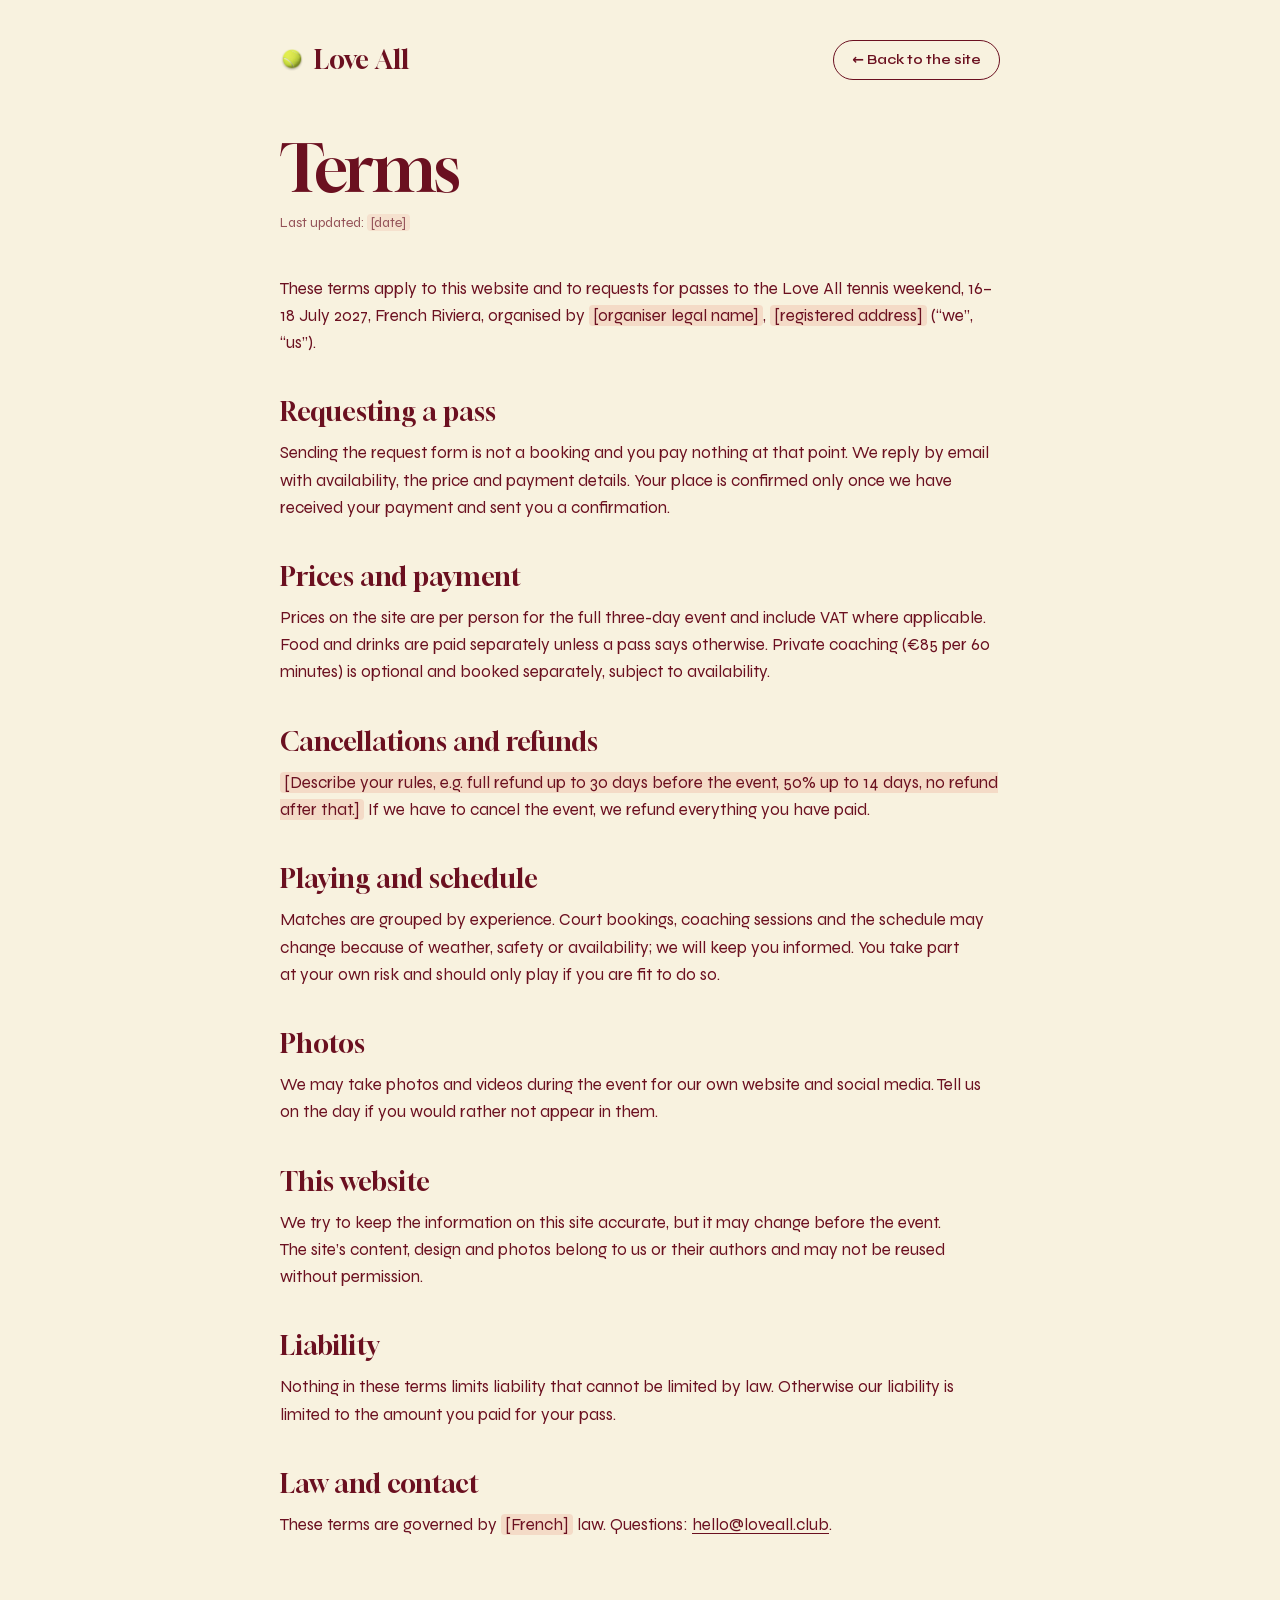
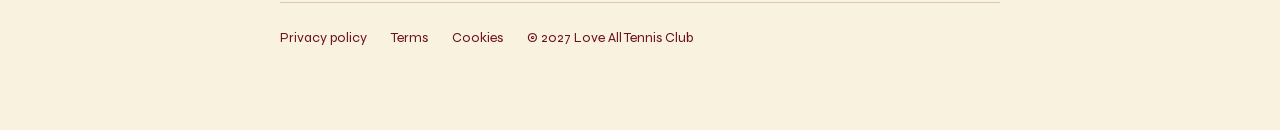
<file: terms.html>
<!doctype html>
<html lang="en">
<head>
<meta charset="utf-8">
<meta name="viewport" content="width=device-width, initial-scale=1">
<meta name="theme-color" content="#f8f2df">
<title>Terms · Love All</title>
<meta name="description" content="Terms for using the Love All website and requesting a pass for the tennis weekend.">
<link rel="icon" type="image/png" sizes="32x32" href="favicon-32.png">
<link rel="stylesheet" href="styles.css?v=40">
<link rel="stylesheet" href="legal.css?v=2">
</head>
<body class="legal">
<!-- TEMPLATE: replace the highlighted details (organiser name, address, refund rules, dates) before launch and have it checked. -->
<div class="legal-wrap">
  <header class="legal-top">
    <a class="legal-logo" href="index.html"><img src="img/ball.png" alt="">Love All</a>
    <a class="legal-back" href="index.html">← Back to&nbsp;the&nbsp;site</a>
  </header>

  <h1>Terms</h1>
  <p class="updated">Last updated: <span class="tbd">[date]</span></p>

  <p>These terms apply to&nbsp;this website and&nbsp;to&nbsp;requests for&nbsp;passes to&nbsp;the&nbsp;Love All tennis weekend, 16–18 July 2027, French Riviera, organised by <span class="tbd">[organiser legal name]</span>, <span class="tbd">[registered address]</span> (“we”, “us”).</p>

  <h2>Requesting a&nbsp;pass</h2>
  <p>Sending the&nbsp;request form is not&nbsp;a&nbsp;booking and&nbsp;you pay nothing at&nbsp;that point. We reply by&nbsp;email with availability, the&nbsp;price and&nbsp;payment details. Your place is confirmed only once we have received your payment and&nbsp;sent you a&nbsp;confirmation.</p>

  <h2>Prices and&nbsp;payment</h2>
  <p>Prices on&nbsp;the&nbsp;site are per&nbsp;person for&nbsp;the&nbsp;full three-day event and&nbsp;include VAT where applicable. Food and&nbsp;drinks are paid separately unless a&nbsp;pass says otherwise. Private coaching (€85 per&nbsp;60 minutes) is optional and&nbsp;booked separately, subject to&nbsp;availability.</p>

  <h2>Cancellations and&nbsp;refunds</h2>
  <p><span class="tbd">[Describe your rules, e.g. full refund up&nbsp;to&nbsp;30 days before the&nbsp;event, 50% up&nbsp;to&nbsp;14 days, no&nbsp;refund after that.]</span> If&nbsp;we have to&nbsp;cancel the&nbsp;event, we refund everything you have paid.</p>

  <h2>Playing and&nbsp;schedule</h2>
  <p>Matches are grouped by&nbsp;experience. Court bookings, coaching sessions and&nbsp;the&nbsp;schedule may change because of&nbsp;weather, safety or&nbsp;availability; we will keep you informed. You take part at&nbsp;your own risk and&nbsp;should only play if&nbsp;you are fit to&nbsp;do so.</p>

  <h2>Photos</h2>
  <p>We may take photos and&nbsp;videos during the&nbsp;event for&nbsp;our own website and&nbsp;social media. Tell us on&nbsp;the&nbsp;day if&nbsp;you would rather not&nbsp;appear in&nbsp;them.</p>

  <h2>This website</h2>
  <p>We try to&nbsp;keep the&nbsp;information on&nbsp;this site accurate, but&nbsp;it may change before the&nbsp;event. The&nbsp;site’s content, design and&nbsp;photos belong to&nbsp;us or&nbsp;their authors and&nbsp;may not&nbsp;be reused without permission.</p>

  <h2>Liability</h2>
  <p>Nothing in&nbsp;these terms limits liability that cannot be limited by&nbsp;law. Otherwise our liability is limited to&nbsp;the&nbsp;amount you paid for&nbsp;your pass.</p>

  <h2>Law and&nbsp;contact</h2>
  <p>These terms are governed by <span class="tbd">[French]</span> law. Questions: <a href="mailto:hello@loveall.club">hello@loveall.club</a>.</p>

  <footer class="legal-foot">
    <a href="privacy.html">Privacy policy</a><a href="terms.html">Terms</a><a href="cookies.html">Cookies</a><span>© 2027 Love All Tennis Club</span>
  </footer>
</div>
<script src="typograph.js?v=1"></script>
</body>
</html>
</file>
<file: styles.css>
/* Fonts are served from this site (not Google Fonts), so visitors' addresses aren't sent to Google (GDPR).
   Latin + Latin Extended subsets of Gloock, Nothing You Could Do and Syne (variable, 400–600), SIL Open Font License. */
@font-face{font-family:'Gloock';font-style:normal;font-weight:400;font-display:swap;src:url(fonts/gloock-latin-ext.woff2) format('woff2');unicode-range:U+0100-02BA, U+02BD-02C5, U+02C7-02CC, U+02CE-02D7, U+02DD-02FF, U+0304, U+0308, U+0329, U+1D00-1DBF, U+1E00-1E9F, U+1EF2-1EFF, U+2020, U+20A0-20AB, U+20AD-20C4, U+2113, U+2C60-2C7F, U+A720-A7FF}
@font-face{font-family:'Gloock';font-style:normal;font-weight:400;font-display:swap;src:url(fonts/gloock-latin.woff2) format('woff2');unicode-range:U+0000-00FF, U+0131, U+0152-0153, U+02BB-02BC, U+02C6, U+02DA, U+02DC, U+0304, U+0308, U+0329, U+2000-206F, U+20AC, U+2122, U+2191, U+2193, U+2212, U+2215, U+FEFF, U+FFFD}
@font-face{font-family:'Nothing You Could Do';font-style:normal;font-weight:400;font-display:swap;src:url(fonts/nothing-you-could-do-latin.woff2) format('woff2');unicode-range:U+0000-00FF, U+0131, U+0152-0153, U+02BB-02BC, U+02C6, U+02DA, U+02DC, U+0304, U+0308, U+0329, U+2000-206F, U+20AC, U+2122, U+2191, U+2193, U+2212, U+2215, U+FEFF, U+FFFD}
@font-face{font-family:'Syne';font-style:normal;font-weight:400 600;font-display:swap;src:url(fonts/syne-latin-ext.woff2) format('woff2');unicode-range:U+0100-02BA, U+02BD-02C5, U+02C7-02CC, U+02CE-02D7, U+02DD-02FF, U+0304, U+0308, U+0329, U+1D00-1DBF, U+1E00-1E9F, U+1EF2-1EFF, U+2020, U+20A0-20AB, U+20AD-20C4, U+2113, U+2C60-2C7F, U+A720-A7FF}
@font-face{font-family:'Syne';font-style:normal;font-weight:400 600;font-display:swap;src:url(fonts/syne-latin.woff2) format('woff2');unicode-range:U+0000-00FF, U+0131, U+0152-0153, U+02BB-02BC, U+02C6, U+02DA, U+02DC, U+0304, U+0308, U+0329, U+2000-206F, U+20AC, U+2122, U+2191, U+2193, U+2212, U+2215, U+FEFF, U+FFFD}

/* =========================================================
   LOVE ALL v6 · Clay — design tokens (from Figma LA4 system)
   ========================================================= */
:root{
  --wine:#6b1020;        /* la-surface-page (dark) / la-text-primary (light) */
  --wine-deep:#450a14;   /* footer surface */
  --cream:#f8f2df;       /* la-surface-page (light) / la-light */
  --card:#efe5c9;        /* la-surface-card */
  --accent:#d4321f;      /* la-accent-fill / la-text-headline */
  --ball:#dde64a;        /* la-accent-ball — only for the ball & hand notes */
  --court:#c4552f;       /* la-court */
  --sand:#ddbf96;        /* la-sand */
  --pile:#b8c233;
  --ink-shadow:rgba(51,8,13,.22);
  --spring:cubic-bezier(.34,1.7,.5,1);
  --ease:cubic-bezier(.2,.7,.2,1);

  --f-serif:"Gloock", Georgia, serif;
  --f-sans:"Syne", system-ui, sans-serif;
  --f-hand:"Nothing You Could Do", cursive;
  --z:1;
}

*{box-sizing:border-box;margin:0;padding:0}
html{scroll-behavior:smooth;background:var(--wine-deep)}
body{background:var(--wine-deep);color:var(--wine);font-family:var(--f-sans);-webkit-font-smoothing:antialiased;overflow-x:clip}
img{display:block;max-width:none}
a{color:inherit;text-decoration:none}
button{font:inherit;color:inherit;background:none;border:0}
input{font:inherit;color:inherit}

/* The page is drawn on the 1440 Figma canvas and scaled to the viewport */
.z{zoom:var(--z)}
.page{width:1440px;overflow:clip}

/* ---------- Type scale (LA4) ---------- */
.display{font:400 362px/.86 var(--f-serif);letter-spacing:-.035em;white-space:nowrap}
.h1{font:400 120px/.96 var(--f-serif);letter-spacing:-.03em;white-space:nowrap}
.h1-92{font:400 92px/.9 var(--f-serif);letter-spacing:-.03em;white-space:nowrap}
.h2{font:400 88px/1 var(--f-serif);letter-spacing:-.025em;white-space:nowrap}
.h3{font:400 56px/1.06 var(--f-serif);letter-spacing:-.02em;white-space:nowrap}
.m-display{font:400 54px/.96 var(--f-serif);letter-spacing:-.02em}
.h4{font:400 32px/1.18 var(--f-serif);letter-spacing:-.01em;white-space:nowrap}
.h5{font:400 22px/1.26 var(--f-serif);letter-spacing:-.005em}
.lead{font:500 22px/1.42 var(--f-sans)}
.lead-m{font:500 22px/1.36 var(--f-sans)}
.body{font:400 17px/1.52 var(--f-sans)}
.body-s{font:400 15px/1.56 var(--f-sans)}
.label{font:600 14px/1.3 var(--f-sans);letter-spacing:.01em;white-space:nowrap}
.caption{font:500 12px/1.35 var(--f-sans);letter-spacing:.01em;white-space:nowrap}
.note-l{font:400 40px/1.05 var(--f-hand);white-space:nowrap}
.note-m{font:400 26px/1.12 var(--f-hand);white-space:nowrap}
.accent{color:var(--accent)}

/* ---------- Sections ---------- */
.sec{position:relative;width:1440px}
.sec > *{position:absolute}
.dark{background:var(--wine);color:var(--cream)}
.cream{background:var(--cream);color:var(--wine)}
.card{background:var(--card);color:var(--wine)}
.court{background:var(--court)}
.center{left:0;right:0;margin:0 auto;text-align:center}
.col{display:flex;flex-direction:column;align-items:flex-start}

/* Pin = a zero-size anchor at an element's centre, so rotated things keep their Figma centre */
.pin{width:0;height:0;display:flex;align-items:center;justify-content:center}
.pin > *{flex:none}

/* ---------- Components ---------- */
/* Ball — real tennis ball. Image carries its own shadow */
.ball{width:var(--s);height:var(--s);display:block}
.ball img{position:absolute;left:-15%;top:-8.75%;width:130%;height:130%;pointer-events:none}
.sec > .ball, .nav .ball, .slot .ball{position:absolute}
.nav .ball{position:relative}

/* Pill — outlined, always straight */
.pill{display:inline-flex;align-items:center;background:var(--cream);color:var(--wine);border:1.5px solid var(--wine);border-radius:999px;padding:9px 18px}
.pill-xl{position:absolute;font:600 30.8px/1.3 var(--f-sans);letter-spacing:.01em;border-width:3.3px;padding:19.8px 39.6px;white-space:nowrap}
.pill-dark{background:var(--wine);color:var(--cream);border-color:var(--cream)}

/* Sticker — outlined pill on dark, tilted like a stamp */
.sticker{display:inline-flex;font:600 14px/1.3 var(--f-sans);white-space:nowrap;background:var(--wine);color:var(--cream);border:1.5px solid var(--cream);border-radius:999px;padding:8px 16px}

/* Button — pill. Primary: one per screen. Outline: secondary */
.btn{display:inline-flex;gap:10px;align-items:center;border-radius:999px;padding:16px 28px;transition:transform .35s var(--spring),background-color .2s,color .2s}
.btn span{transition:transform .35s var(--spring)}
@media (hover:hover){.btn:hover span{transform:translateX(4px)}}
.btn:active{transform:scale(.96)}
.btn-primary{background:var(--accent);color:var(--cream)}
@media (hover:hover){.btn-primary:hover{background:#bf2a18}}
.btn-outline{border:1.5px solid currentColor;padding:14.5px 26.5px}
@media (hover:hover){.btn-outline:hover{background:var(--wine);color:var(--cream);border-color:var(--wine)}}
.btn-cream{background:var(--cream);color:var(--wine)}
@media (hover:hover){.btn-cream:hover{background:#fff}}

.photo{border-radius:36px;overflow:hidden;background:rgba(0,0,0,.08)}
.photo img{width:100%;height:100%;object-fit:cover}

/* ---------- Tennis-ball cursor ---------- */
@media (pointer:fine){
  html.has-ball-cursor, html.has-ball-cursor *{cursor:none!important}
  html.has-ball-cursor input:not([type=checkbox]){cursor:text!important}
  html.has-ball-cursor.cursor-native, html.has-ball-cursor.cursor-native *{cursor:auto!important}
}
html.cursor-native .cursor{opacity:0}
/* One constant size (scaled with the page), only a small lift over things you can click */
.cursor{position:fixed;left:0;top:0;z-index:1000;pointer-events:none;width:0;height:0;opacity:0;transition:opacity .25s}
.cursor.on{opacity:1}
.cursor-inner{position:absolute;left:0;top:0;scale:var(--cz,1);transform-origin:0 0}
.cursor-body{position:absolute;width:30px;height:30px;left:-15px;top:-15px;transition:scale .35s var(--spring)}
.cursor-ball{width:100%;height:100%;border-radius:50%;
  background:url(img/ball.png) no-repeat;background-size:130% 130%;background-position:50% 29.2%;
  will-change:transform}
.cursor-shadow{position:absolute;width:26px;height:10px;left:-11px;top:14px;border-radius:50%;background:rgba(31,6,10,.35);filter:blur(4px);transition:transform .3s var(--spring),opacity .3s}
.cursor.hover .cursor-body{scale:1.15}
.cursor.hover .cursor-shadow{transform:translateY(3px) scale(1.15);opacity:.8}
.cursor.text .cursor-body{scale:.45;translate:16px 6px}
.cursor.text .cursor-shadow{opacity:0}
.cursor.down .cursor-ball{animation:none}
.cursor.bounce .cursor-body{animation:bounce .55s var(--ease)}
@keyframes bounce{
  0%{transform:translateY(0) scale(1.18,.78)}
  35%{transform:translateY(-16px) scale(.92,1.1)}
  70%{transform:translateY(0) scale(1.08,.9)}
  100%{transform:translateY(0) scale(1)}
}
.cursor.down .cursor-body{transform:scale(1.18,.78) translateY(4px);transition:transform .08s}
.court-mark{position:fixed;z-index:999;pointer-events:none;width:44px;height:16px;margin:-2px 0 0 -22px;border-radius:50%;border:2px solid rgba(248,242,223,.7);animation:mark .7s var(--ease) forwards}
@keyframes mark{from{transform:scale(.3);opacity:1}to{transform:scale(1.8);opacity:0}}

/* ---------- Nav / Sticky v5 ---------- */
.nav-wrap{position:fixed;top:0;left:0;width:1440px;z-index:50;padding:24px 48px 0;pointer-events:none}
.nav{pointer-events:auto;display:flex;align-items:center;justify-content:space-between;background:var(--cream);color:var(--wine);
  border-radius:999px;padding:10px 10px 10px 28px;filter:drop-shadow(0 14px 15px var(--ink-shadow))}
.nav-logo{display:flex;align-items:center;gap:12px}
.nav-links{display:flex;gap:40px}
.nav-links a{position:relative;padding:4px 0}
.nav-links a::after{content:"";position:absolute;left:0;right:0;bottom:-2px;height:1.5px;background:currentColor;transform:scaleX(0);transform-origin:left;transition:transform .35s var(--ease)}
.nav-links a.active::after{transform:scaleX(1)}
@media (hover:hover){.nav-links a:hover::after{transform:scaleX(1)}}
.nav-right{display:flex;gap:12px;align-items:center}

/* ---------- Hero ---------- */
/* Scroll-scrubbed video: the hero pins for --scrub px of scroll while the clip plays forwards/backwards */
:root{--vh:calc(100vh / var(--z))}
.hero-track{--scrub:2400px;height:calc(var(--vh) + var(--scrub));position:relative;background:var(--wine)}
/* The video stops on its all-red frame. The real Manifesto sits right under the pinned video
   (pulled up by one screen) and dissolves in on scroll — the same dissolve the clip does —
   so it is complete at any window proportion. Opacity is driven from app.js */
#about{z-index:3;margin-top:calc(-1 * var(--vh));opacity:0;pointer-events:none}
#about.revealed{pointer-events:auto}
.hero{position:sticky!important;top:0;height:var(--vh);overflow:hidden;background:var(--wine)}
.hero-media{inset:0;overflow:hidden}
.hero-media video{width:100%;height:100%;object-fit:cover;display:block}
.hero-pills{left:51px;right:51px;bottom:60px;display:flex;justify-content:space-between;will-change:transform,opacity}
.hero-pills .pill-xl{position:static}
.sr-only{position:absolute!important;width:1px;height:1px;overflow:hidden;clip:rect(0 0 0 0);white-space:nowrap}

/* ---------- Manifesto ---------- */
/* Hover balls: only the picture jumps, the hover area stays put (otherwise the ball leaves the cursor and flickers).
   Desktop layout with a mouse only: on phones and tablets there is nothing to hover. */
.score-ball img,.foot-ball img{transform-origin:50% 45.2%}  /* the ball's centre inside the picture */
.score-ball img{transition:transform .5s var(--spring)}
@media (hover:hover) and (min-width:1024px){.score-ball:hover img{transform:translateY(-10px) rotate(40deg)}}

/* ---------- Side cards ---------- */
.side-card{position:relative;display:block;width:660px;height:740px;border-radius:40px;overflow:hidden;text-align:left;
  rotate:var(--r);transition:rotate .7s var(--spring),translate .7s var(--spring),box-shadow .4s}
.side-card.white{background:var(--card);color:var(--wine)}
.side-card.black{background:var(--wine);color:var(--cream)}
@media (hover:hover){.side-card:hover{rotate:calc(var(--r) * -1);translate:0 -14px;box-shadow:0 30px 40px rgba(51,8,13,.18)}}
.side-card > *{position:absolute}
.side-photo{left:35px;top:30px;width:590px;height:430px;border-radius:32px;overflow:hidden}
.side-photo img{width:100%;height:100%;object-fit:cover;transition:transform .8s var(--ease)}
.white .side-photo img{object-position:50% 44%}
.black .side-photo img{object-position:50% 7%}
@media (hover:hover){.side-card:hover .side-photo img{transform:scale(1.04)}}
.side-title{left:36px;top:474px}
.side-body{left:40px;top:576px}
.side-note{left:372px;top:596px;rotate:2deg}
.side-btn{left:40px;top:664px}
.white .side-btn{border-color:var(--wine)}
.side-picked{right:40px;top:48px;rotate:8deg;scale:0;transition:scale .5s var(--spring)}
.white .side-picked{background:var(--wine);color:var(--cream);border-color:var(--wine)}
.black .side-picked{background:var(--cream);color:var(--wine);border-color:var(--cream)}
.side-card[aria-pressed=true] .side-picked{scale:1}
.sides-ball{z-index:5;pointer-events:none}
.dress{left:0;right:0;top:1313px;display:flex;justify-content:center;gap:20px;align-items:center}

/* ---------- Marquee ---------- */
.marquee{height:56px;background:var(--wine);color:var(--cream);overflow:hidden;display:flex;align-items:center;width:1440px}
.marquee-track{display:flex;gap:24px;align-items:center;white-space:nowrap;animation:marquee 40s linear infinite;padding-left:24px}
.marquee-track .ball{position:relative;flex:none}
@media (hover:hover){.marquee:hover .marquee-track{animation-play-state:paused}}
@keyframes marquee{to{transform:translateX(-50%)}}

/* ---------- Schedule ---------- */
.day{top:300px;width:432px;height:460px;border-radius:36px;overflow:hidden}
.day > *{position:absolute}
.day img{inset:0;width:100%;height:100%;object-fit:cover;transition:transform .9s var(--ease)}
@media (hover:hover){.day:hover img{transform:scale(1.05)}}
.scrim{left:0;top:230px;width:100%;height:230px;background:linear-gradient(to top,rgba(51,8,13,.55),rgba(51,8,13,0))}
.day-num{left:24px;top:329px;color:var(--cream)}
.set-head{top:784px;display:flex;gap:14px;align-items:center}
.set-body{top:840px;width:392px}

.courts{left:48px;top:1040px;width:1344px;height:590px;border-radius:40px;overflow:hidden;background:var(--wine);color:var(--cream)}
.courts > *{position:absolute}
.courts .rule{left:56px;width:640px;height:1px;background:var(--cream);opacity:.5}
.court-map{left:1088px;top:372px;width:200px;height:128px;display:grid;grid-template-columns:repeat(3,60px);gap:10px}
.mini-court{width:60px;height:36px;border:1px solid var(--cream);border-radius:6px;overflow:hidden;transition:transform .4s var(--spring)}
.mini-court.match{background:var(--court)}
.mini-court svg{display:block}
.mini-court:not(.match) svg{opacity:.6}
@media (hover:hover){.mini-court:hover{transform:scale(1.12)}}

.timeline{left:48px;top:2120px;width:1344px;height:1.5px;background:rgba(107,16,32,.25)}
.timeline-fill{position:absolute;inset:0;background:var(--wine);transform-origin:left;transform:scaleX(0)}
.slot{top:1850px;width:318px;height:420px}
.slot > *{position:absolute}
.slot-photo{left:0;top:0;width:318px;height:240px;border-radius:28px}
.slot-ball{left:0;top:259px;transition:transform .5s var(--spring),opacity .3s;opacity:.25;transform:scale(.6)}
.slot.lit .slot-ball{opacity:1;transform:scale(1)}
.slot-time{left:0;top:298px}
.slot-label{left:0;top:366px;white-space:nowrap}

.coach-copy{left:732px;top:2376px;display:flex;flex-direction:column;gap:22px}
.facts{display:flex;gap:10px}
.coach{position:relative;width:432px;height:600px;border-radius:36px;overflow:hidden;rotate:var(--r);transition:rotate .7s var(--spring),translate .7s var(--spring)}
@media (hover:hover){.coach:hover{rotate:calc(var(--r) * -1);translate:0 -12px}}
.coach.light{background:var(--cream);color:var(--wine)}
.coach.dark-c{background:var(--wine);color:var(--cream)}
.coach > *{position:absolute}
.coach-photo{left:24px;top:24px;width:384px;height:320px;border-radius:28px}
.coach-name{left:24px;top:362px}
.coach-desc{left:26px;top:500px}
.coach-note{left:206px;top:496px}

/* ---------- Ball drop ---------- */
/* Layers, bottom → top: court lines · pile · soft fade into the next section · balls that roll over the edge · headings.
   The section sits above its neighbours (z-index) and only clips sideways, so balls can fall in
   from above the viewport over the previous section and roll a little onto the next one. */
#balldrop{z-index:2;overflow-x:clip;overflow-y:visible}
.court-line{background:var(--cream);z-index:0}
.pile{inset:0;z-index:1;pointer-events:none}
.pile-over{z-index:3}
.pile-fade{left:0;top:880px;width:1440px;height:270px;z-index:2;pointer-events:none;
  background:linear-gradient(to bottom,rgba(107,16,32,0) 0,rgba(107,16,32,.55) 70px,var(--wine) 120px,var(--wine) 100%)}
.match-ends,.sides-gone{z-index:4}

/* One ball = a fixed slot (never animated) + a contact shadow on the court + the ball itself.
   The ball is the project's ball picture, clipped to its circle so only our soft court shadow shows. */
.pb{position:absolute}
.pb-ball{position:absolute;inset:0;border-radius:50%;overflow:hidden;will-change:transform}
.pb-ball img{position:absolute;max-width:none}
.pb-shadow{position:absolute;left:4%;width:92%;top:80%;height:30%;border-radius:50%;
  background:radial-gradient(closest-side,rgba(40,8,4,.42),rgba(40,8,4,.18) 55%,rgba(40,8,4,0));will-change:transform,opacity}
/* before the drop the pile is not there yet */
/* hidden until the drop; set on the ball and its shadow themselves, not only inherited from .pb:
   Chrome can keep a stale inherited value on elements with finished Web Animations, leaving the pile invisible */
#balldrop:not(.dropped) #pile .pb:not(.flyer), #balldrop:not(.dropped) #pileOver .pb,
#balldrop:not(.dropped) #pile .pb:not(.flyer) > *, #balldrop:not(.dropped) #pileOver .pb > *{visibility:hidden}
/* decorative balls next to the heading sway until they fall into the pile */
.pb.flyer .pb-ball{animation:sway 3.6s ease-in-out infinite}
.pb.flyer.fallen .pb-ball{animation:none}
@keyframes sway{0%,100%{translate:0 0;rotate:-4deg}50%{translate:0 -8px;rotate:5deg}}

/* "The sides disappear." only once the pile is complete */
.sides-gone{opacity:0;translate:0 24px;transition:opacity .45s,translate .55s var(--spring)}
#balldrop.landed .sides-gone{opacity:1;translate:0 0}

/* ---------- Evenings ---------- */
.reason{top:866px;width:432px;height:380px;border-radius:36px;overflow:hidden}
.reason > *{position:absolute}
.reason img{inset:0;width:100%;height:100%;object-fit:cover;transition:transform .9s var(--ease)}
@media (hover:hover){.reason:hover img{transform:scale(1.05)}}
.closing{left:48px;top:1492px;width:1344px;height:460px;border-radius:40px;overflow:hidden}
.closing > *{position:absolute}
.closing img{inset:0;width:100%;height:100%;object-fit:fill}
.closing-scrim{inset:0;background:rgba(31,10,8,.42)}
.closing .h2{left:0;right:0;top:186px;text-align:center;color:var(--cream)}

/* ---------- Passes (ticket with perforated stub) ---------- */
.pass{position:absolute;left:48px;width:1344px;height:304px;cursor:pointer}
.pass-body{position:absolute;inset:0;border-radius:28px;overflow:hidden;transition:translate .5s var(--spring),box-shadow .4s}
@media (hover:hover){.pass:hover .pass-body{translate:0 -6px;box-shadow:0 22px 30px rgba(51,8,13,.14)}}
.pass-body > *{position:absolute}
.pass.p1 .pass-body{background:var(--card);color:var(--wine)}
.pass.p2 .pass-body{background:var(--wine);color:var(--cream)}
.pass.p3 .pass-body{background:var(--sand);color:var(--wine)}
.pass-included{left:626px;top:36px;display:flex;flex-direction:column;gap:9px}
.pass-item{display:flex;gap:12px;align-items:flex-start}
.pass-item .ball{position:relative;margin-top:7px;flex:none}
.perf{left:1013px;top:28px;height:248px;border-left:1.5px dashed currentColor;opacity:.7}
.notch{position:absolute;left:996px;width:36px;height:36px;border-radius:50%;background:var(--cream);z-index:2}
.pass .pass-cta{left:1052px;top:224px}
.pass.selected .pass-body{box-shadow:0 0 0 3px var(--accent)}
.pass .sel-mark{left:1186px;top:124px;scale:0;transition:scale .5s var(--spring)}
.pass.selected .sel-mark{scale:1}

/* ---------- FAQ ---------- */
.faq{left:732px;top:104px;width:660px}
.faq-item{border-bottom:1.5px solid var(--wine);padding:26px 0}
.faq-q{display:flex;gap:24px;align-items:center;width:100%;text-align:left}
.faq-q .h4{flex:1;white-space:normal}
.toggle{width:44px;height:44px;border-radius:50%;border:1.5px solid var(--wine);display:flex;align-items:center;justify-content:center;font:500 22px/1 var(--f-sans);flex:none;transition:background-color .25s,color .25s,rotate .5s var(--spring)}
.faq-item.open .toggle{background:var(--accent);border-color:var(--accent);color:var(--cream);rotate:180deg}
@media (hover:hover){.faq-q:hover .toggle{rotate:90deg}}
@media (hover:hover){.faq-item.open .faq-q:hover .toggle{rotate:180deg}}
.faq-a{display:grid;grid-template-rows:0fr;transition:grid-template-rows .45s var(--ease)}
.faq-a > div{overflow:hidden}
.faq-a p{width:580px;padding-top:14px}
.faq-item.open .faq-a{grid-template-rows:1fr}

/* ---------- Request form ---------- */
[hidden]{display:none!important}
/* In flow, so the section grows with the form instead of the form spilling out */
#request{display:flow-root}
.sec > .form{position:relative;margin:120px 0 120px 732px;z-index:1}
.form{width:660px;background:var(--cream);color:var(--wine);border-radius:40px;padding:48px}
.form-body{display:flex;flex-direction:column;gap:30px;align-items:flex-start}
.field{display:flex;flex-direction:column;gap:10px;padding-bottom:14px;border-bottom:1.5px solid var(--wine);width:100%;position:relative;transition:border-color .2s}
.field input{border:0;background:none;outline:none;width:100%;color:var(--wine)}
.field input::placeholder{color:var(--wine);opacity:.35}
.field:focus-within{border-bottom-color:var(--accent)}
.field-err{position:absolute;right:0;top:0;color:var(--accent);opacity:0;transition:opacity .2s}
.field.err{border-bottom-color:var(--accent)}
.field.err .field-err{opacity:1}
.group{display:flex;flex-direction:column;gap:12px}
.chips{display:flex;flex-wrap:wrap;gap:8px}
.chip{border:1.5px solid var(--wine);border-radius:999px;padding:11px 20px;transition:background-color .2s,color .2s,transform .35s var(--spring)}
@media (hover:hover){.chip:hover{background:rgba(107,16,32,.07)}}
.chip:active{transform:scale(.94)}
.chip[aria-pressed=true]{background:var(--wine);color:var(--cream)}
.extra{display:grid;grid-template-rows:1fr;width:100%;transition:grid-template-rows .45s var(--ease),opacity .3s,margin .45s var(--ease)}
.extra.hide{grid-template-rows:0fr;opacity:0;margin-bottom:-30px}
.extra > .extra-inner{overflow:hidden;background:var(--card);border-radius:24px;display:flex;flex-direction:column;gap:24px}
.extra:not(.hide) > .extra-inner{padding:24px}
.extra.hide > .extra-inner{padding:0 24px}
.check{display:flex;gap:14px;align-items:center;cursor:pointer}
.check input{position:absolute;opacity:0;pointer-events:none}
.check-box{width:26px;height:26px;border:1.5px solid var(--wine);border-radius:8px;flex:none;display:flex;align-items:center;justify-content:center;transition:background-color .2s}
.check-box::after{content:"";width:10px;height:6px;border-left:2px solid var(--cream);border-bottom:2px solid var(--cream);rotate:-45deg;translate:0 -1px;scale:0;transition:scale .3s var(--spring)}
.check input:checked + .check-box{background:var(--wine)}
.check input:checked + .check-box::after{scale:1}
.check input:focus-visible + .check-box{outline:2px solid var(--accent);outline-offset:2px}
.form-done{display:flex;flex-direction:column;gap:24px;align-items:flex-start;padding:24px 0}
.form-done[hidden]{display:none}
.done-title{white-space:normal}
.burst{position:fixed;z-index:998;pointer-events:none;width:22px;height:22px;margin:-11px 0 0 -11px;border-radius:50%;background:url(img/ball.png) no-repeat;background-size:130% 130%;background-position:50% 29.2%}

/* ---------- Footer ---------- */
.footer{background:var(--wine-deep);color:var(--cream)}
.foot-col{top:104px;display:flex;flex-direction:column;gap:12px;font:600 14px/1.3 var(--f-sans);letter-spacing:.01em}
.foot-col .caption{opacity:.65}
@media (hover:hover){.foot-col a:hover,.foot-legal a:hover{color:var(--ball)}}
.foot-rule{left:48px;width:1344px;height:1px;background:var(--cream);opacity:.35}
.foot-legal{left:auto;right:48px;top:796px;display:flex;gap:28px}
.foot-ball img{transition:transform .6s var(--spring)}
@media (hover:hover) and (min-width:1024px){.foot-ball:hover img{transform:translateY(-24px) rotate(120deg)}}

/* ---------- Scroll reveal ---------- */
[data-reveal]{opacity:0;translate:0 40px;transition:opacity .8s var(--ease),translate .9s var(--ease),rotate .7s var(--spring)}
[data-reveal].in{opacity:1;translate:0 0}
@media (hover:hover){.side-card[data-reveal].in:hover,.coach[data-reveal].in:hover{translate:0 -14px}}
/* Manifesto photos: tilted like the coach cards and answer the hover the same way (lift + tilt the other way) */
.photo.tilt{rotate:var(--r)}
@media (hover:hover){.photo.tilt[data-reveal].in:hover{rotate:calc(var(--r) * -1);translate:0 -14px}}

a:focus-visible,button:focus-visible{outline:2px solid var(--accent);outline-offset:3px}

@media (prefers-reduced-motion:reduce){
  html{scroll-behavior:auto}
  *,*::before,*::after{animation:none!important;transition:none!important}
  [data-reveal]{opacity:1;translate:none}
}

/* Photos cropped by hand in Figma v6: exact crop boxes taken from each image fill */
img.crop{position:absolute;max-width:none;object-fit:fill!important;object-position:0 0!important;inset:auto}
.closing img.crop-closing{object-fit:fill;transform-origin:0 0;transform:matrix(1.03518,-0.03529,0.15405,4.54227,-59.14,-791.01)}

/* Wrappers that only matter on mobile (swipe rows). On desktop they have no box of their own,
   so their children keep their absolute Figma positions inside the section. */
.ct{display:contents}
.ct > *{position:absolute}

/* =========================================================
   MOBILE + TABLET (≤ 1023px) — a 390px canvas scaled to the phone's width. On tablets the scale is
   capped and the canvas grows wider instead (--W, set in app.js), so the text stays a comfortable size.
   The 1440 absolute layout turns into rows: same tokens, type, components and photos.
   ========================================================= */
@media (max-width:1023px){
  .page,.sec,.marquee,.nav-wrap{width:var(--W,390px)}
  html.has-ball-cursor, html.has-ball-cursor *{cursor:auto!important}
  .cursor{display:none}

  /* type, one step down */
  .display{font-size:92px}
  .h1{font-size:54px;white-space:normal}
  .h1-92{font-size:50px;white-space:normal}
  .h2{font-size:42px;white-space:normal}
  .h3{font-size:34px;white-space:normal}
  .h4{font-size:24px;white-space:normal}
  .lead,.lead-m{font-size:17px}
  .body{font-size:15px}
  .body-s{font-size:14px}
  .note-l{font-size:28px}
  .note-m{font-size:20px}

  /* nav: logo + the one primary button */
  .nav-wrap{padding:12px 12px 0}
  .nav{padding:6px 6px 6px 14px}
  .nav-links,.nav-right .pill{display:none}
  .nav-logo{gap:8px}
  .nav-logo .ball{--s:22px!important}
  .nav-logo .h4{font-size:24px;white-space:nowrap}
  .nav .btn{padding:12px 18px}

  /* hero: the vertical cut of the clip fills the whole screen */
  :root{--vh:calc(100svh / var(--z))}
  .hero-track{--scrub:1500px}
  .hero-pills{left:20px;right:20px;bottom:36px}
  .pill-xl{font-size:15px;border-width:1.5px;padding:10px 18px}

  /* ---- flow sections ---- */
  .flow{display:flex;flex-flow:row wrap;justify-content:center;align-items:center;align-content:flex-start;
    gap:20px 10px;padding:104px 20px 80px;height:auto!important;min-height:0!important}
  .flow > *{position:relative!important;left:auto!important;right:auto!important;top:auto!important;bottom:auto!important;
    flex:0 0 100%;max-width:100%;order:var(--o,0)}
  .flow > :is(.pin,.ball,.m-display,.btn){flex:0 0 auto}
  .flow .pin{width:auto;height:auto;margin:var(--m,0)}
  .flow .photo{width:var(--mw,100%)!important;height:var(--mh,240px)!important;border-radius:26px!important}
  .flow :is(.body,.body-s,.lead,.lead-m) br{display:none}
  .flow .sticker{font-size:13px;padding:7px 14px}

  /* Manifesto */
  #about{gap:18px 10px;padding-top:112px}
  #about .score-ball{--s:56px!important}
  #about .m-display{font-size:44px}

  /* Choose your side: cards stack, the ball sits between them */
  .side-card{width:350px;height:auto;display:flex;flex-direction:column;align-items:flex-start;padding:12px 12px 26px;border-radius:32px}
  .side-card > *{position:relative}
  .side-photo{left:auto;top:auto;width:326px;height:238px;border-radius:24px}
  .side-title{left:auto;top:auto;margin:18px 0 0 6px}
  .side-body{left:auto;top:auto;margin:8px 0 0 8px}
  .side-note{left:auto;top:auto;margin:12px 0 0 8px}
  .side-btn{left:auto;top:auto;margin:18px 0 0 8px}
  .side-card .side-picked{position:absolute;right:24px;top:24px}
  /* each card on its own row, centred; the ball sits at the cards' right edge (on tablets the canvas is wider) */
  #sides > .pin{flex:0 0 100%;display:flex;justify-content:center}
  #sides .sides-ball{--s:84px!important;margin:-50px calc((var(--W,390px) - 390px) / 2 + 6px) -50px auto;z-index:5}
  .dress{flex-direction:column;gap:12px;text-align:center}

  /* swipe rows (days, a day at the club, coaches) */
  .ct.days-row,.ct.slots-row,.ct.coach-row{display:flex;flex:0 0 auto;width:var(--W,390px);max-width:none;margin:0 -20px;
    padding:6px 20px 14px;gap:14px;overflow-x:auto;scroll-snap-type:x mandatory;scrollbar-width:none;align-items:flex-start}
  .ct::-webkit-scrollbar{display:none}
  .ct > *{position:relative!important;left:auto!important;top:auto!important;scroll-snap-align:center;flex:0 0 auto}

  /* Schedule */
  .day-col{display:flex!important;flex-direction:column;gap:14px;width:300px}
  .day-col > *{position:relative!important;left:auto!important;top:auto!important}
  .day{width:300px;height:320px;border-radius:28px}
  .day-num{top:auto;bottom:14px;left:20px}
  .scrim{top:auto;bottom:0;height:60%}
  .set-body{width:auto!important}

  .courts{height:auto;border-radius:30px;display:flex;flex-wrap:wrap;gap:10px 12px;padding:28px 22px;align-items:flex-start}
  .courts > *{position:relative!important;left:auto!important;top:auto!important;flex:0 0 100%}
  .courts > .h4{margin-top:8px}
  .courts .rule{margin:6px 0}
  .courts > .photo{flex:0 0 auto;margin-top:10px}
  .courts > .pin{position:absolute!important;flex:none;z-index:2}
  .courts > .pin:nth-last-child(2){left:6px!important;top:552px!important}
  .courts > .pin:last-child{left:206px!important;top:802px!important}
  .courts .pin .pill{font-size:14px;padding:8px 14px}
  .court-map{flex:0 0 auto!important;margin-top:6px}
  .courts > .caption{flex:1 1 0;white-space:normal;margin-top:6px}

  .timeline{display:none}
  .slot{width:250px;height:auto;display:flex;flex-direction:column;gap:10px}
  .slot > *{position:relative!important;left:auto!important;top:auto!important}
  .slot-photo{width:250px!important;height:188px!important}
  .slot .slot-ball{opacity:1;transform:none}
  .slot-label{white-space:normal}

  .coach-copy{gap:16px}
  .facts{flex-wrap:wrap}
  .coach-row{padding-top:16px!important;padding-bottom:22px!important}
  .coach{width:280px;height:auto;display:flex;flex-direction:column;align-items:flex-start;padding:12px 12px 24px;border-radius:30px}
  .coach > *{position:relative}
  .coach-photo{left:auto;top:auto;width:256px!important;height:213px!important;border-radius:22px}
  .coach-name{left:auto;top:auto;margin:16px 0 0 4px}
  .coach-desc{left:auto;top:auto;margin:10px 0 0 6px}
  .coach-note{left:auto;top:auto;margin:10px 0 0 6px}
  .deco-ball{display:none!important}

  /* Ball drop: the same 1440 court at half size (or wider on tablets), centred, headings moved into the visible part */
  #balldrop{zoom:var(--dz,.5);width:1440px;margin-left:var(--dm,-330px)}
  #balldrop .match-ends{left:370px!important;top:150px!important;font-size:88px;white-space:nowrap}
  #balldrop .sides-gone{left:370px!important;top:620px!important;font-size:88px;white-space:nowrap}

  /* Evenings */
  .reason{width:100%;height:280px;border-radius:28px}
  .reason + .h4{margin-top:-4px}
  .closing{width:100%;height:400px;border-radius:30px}
  .closing img.crop-closing{transform:none;object-fit:cover;object-position:50% 72%}
  .closing .h2{top:50%;translate:0 -50%;padding:0 24px;font-size:46px}

  /* Passes: tickets turn vertical, the perforation runs across */
  #passList{display:flex;flex-direction:column;gap:20px}
  .pass{position:relative;left:auto;top:auto!important;width:100%;height:auto}
  .pass-body{position:relative;display:flex;flex-direction:column;align-items:flex-start;padding:28px 24px 26px;gap:4px;border-radius:26px}
  .pass-body > *{position:relative!important;left:auto!important;top:auto!important}
  .pc-brand{order:0}
  .pc-name{order:1}
  .pass-body > .note-m{order:2;margin-bottom:10px}
  .pc-price{order:3}
  .pc-per{order:4}
  .pass-included{order:5;margin-top:16px}
  .pass-body .perf{order:6;align-self:stretch;height:0;border-left:0;border-top:1.5px dashed currentColor;margin:20px 0 16px;overflow:visible}
  .pass-body .perf::before,.pass-body .perf::after{content:"";position:absolute;top:-18px;width:36px;height:36px;border-radius:50%;background:var(--cream)}
  .pass-body .perf::before{left:-42px}
  .pass-body .perf::after{right:-42px}
  .pc-no{order:7}
  .pc-code{order:8}
  .pass-body > .side-tag{order:9;margin-top:8px}
  .pc-date{order:10;margin-top:14px;opacity:.75}
  .pass .pass-cta{order:11;margin-top:18px}
  .pass-body > .pill-dark{position:absolute!important;right:20px;top:24px!important}
  .pass .sel-mark{position:absolute!important;right:20px;top:auto!important;bottom:30px}
  .notch{display:none}

  /* FAQ */
  .faq{width:100%}
  .faq-q{gap:16px}
  .faq-q .h4{font-size:21px}
  .toggle{width:38px;height:38px}
  .faq-a p{width:auto}

  /* Request */
  #request.flow{display:flex}
  .flow > .form{margin:20px 0 0;width:100%;padding:28px 20px;border-radius:30px}
  /* the coaching tick-box and its note wrap inside the card (captions never wrap on desktop) */
  #form .col{width:100%}
  #form .col .caption{white-space:normal}
  .chip{padding:10px 16px}
  .form-done .h3{font-size:34px}

  /* Footer */
  .footer.flow{justify-content:flex-start;align-items:flex-start;padding:64px 20px 32px;gap:24px 20px}
  .foot-col{flex:0 0 calc(50% - 10px)!important}
  .footer .display{font-size:92px;margin-top:4px}
  .foot-ball{--s:84px!important;margin:-40px 0 0 auto}
  .footer > .pin{flex:0 0 100%;justify-content:flex-start}
  .foot-legal{flex-wrap:wrap;gap:12px 20px}
}
@media (max-width:1023px){
  /* the prices note under the passes reads like body copy: left-aligned with the tickets */
  #passes > p.center{text-align:left}
  /* long hand-written notes wrap instead of running off the edge */
  .flow > :is(.note-m,.note-l), .flow .col .note-m{white-space:normal}
  /* a softer tilt on the narrow cards */
  .side-card{rotate:calc(var(--r) * .5)}
  @media (hover:hover){.side-card:hover{rotate:calc(var(--r) * -.5)}}
}

/* =========================================================
   TABLET (761–1023px) — the stacked layout on a wider canvas (--W ≈ 560–760).
   Collages get fixed rows and photos grow with the canvas, instead of phone-sized pieces
   wrapping into whatever gaps the wider rows leave.
   ========================================================= */
@media (min-width:761px) and (max-width:1023px){
  /* Manifesto: stickers · two photos with stickers on their lower edge · big photo · two photos.
     Every pin takes exactly half a row (or a whole one), so nothing drifts into a neighbouring row. */
  #about > .pin{flex:0 0 calc(50% - 5px);display:flex;justify-content:center}
  #about > .pin:has(img[src*="m-a40"]){flex-basis:100%}
  #about > .pin:has(.sticker){justify-content:center}
  #about > .pin .photo{height:auto!important;aspect-ratio:4/5}
  #about > .pin .photo:has(img[src*="m-54"]),
  #about > .pin .photo:has(img[src*="m-32"]){width:calc((var(--W) - 40px) * .40)!important}
  #about > .pin .photo:has(img[src*="m-a40"]){width:calc((var(--W) - 40px) * .66)!important}
  #about > .pin .photo:has(img[src*="m-a11"]),
  #about > .pin .photo:has(img[src*="m-b16"]){width:calc((var(--W) - 40px) * .42)!important}
  #about .sticker{font-size:15px;padding:9px 18px}
  #about > .pin[style*="--o:7"]{margin:-34px 0 6px!important;z-index:2}

  /* Nine courts: the two photos share the row at the same height, map and caption below */
  .courts > .photo:nth-of-type(1){width:calc((var(--W) - 96px) * .58)!important}
  .courts > .photo:nth-of-type(2){width:calc((var(--W) - 96px) * .42)!important}
  .courts > .photo{height:calc((var(--W) - 96px) * .72)!important}
  .courts .pin .pill{font-size:15px;padding:9px 16px}
}

/* ---------- Touch: no hover, so taps get a short press response instead ---------- */
html{-webkit-tap-highlight-color:transparent}
@media (hover:none){
  .btn:active,.chip:active{scale:.96}
  .btn-primary:active{background:#bf2a18}
  .btn-outline:active{background:var(--wine);color:var(--cream);border-color:var(--wine)}
  .side-card:active{scale:.98}
  .pass:active .pass-body{translate:0 -4px;box-shadow:0 16px 24px rgba(51,8,13,.14)}
  .faq-q:active{opacity:.7}
  .mini-court:active{transform:scale(1.12)}
  .coach:active{scale:.98}
}
</file>
<file: legal.css>
/* Legal pages (privacy, terms, cookies): plain reading layout on the site's tokens and fonts from styles.css */
body.legal{background:var(--cream);color:var(--wine);font:400 17px/1.6 var(--f-sans);padding:0 20px}
.legal-wrap{max-width:720px;margin:0 auto;padding:40px 0 80px}
.legal-top{display:flex;justify-content:space-between;align-items:center;gap:16px;margin-bottom:56px}
.legal-logo{display:flex;align-items:center;gap:10px;font:400 26px/1 var(--f-serif)}
.legal-logo img{width:24px;height:24px}
.legal-back{font:600 14px/1.3 var(--f-sans);border:1.5px solid var(--wine);border-radius:999px;padding:10px 18px;white-space:nowrap}
.legal-back:hover{background:var(--wine);color:var(--cream)}
.legal h1{font:400 clamp(40px,8vw,64px)/1 var(--f-serif);letter-spacing:-.02em;margin-bottom:12px}
.legal .updated{font-size:14px;opacity:.7;margin-bottom:40px}
.legal h2{font:400 26px/1.2 var(--f-serif);margin:40px 0 12px}
.legal p,.legal ul{margin-bottom:14px}
.legal ul{padding-left:22px}
.legal li{margin-bottom:6px}
.legal p a,.legal li a{text-decoration:underline;text-underline-offset:3px}
.legal .tbd{background:rgba(212,50,31,.12);border-radius:4px;padding:0 4px}
.legal-foot{margin-top:64px;padding-top:24px;border-top:1px solid rgba(107,16,32,.2);font-size:14px;display:flex;flex-wrap:wrap;gap:12px 24px}
</file>
